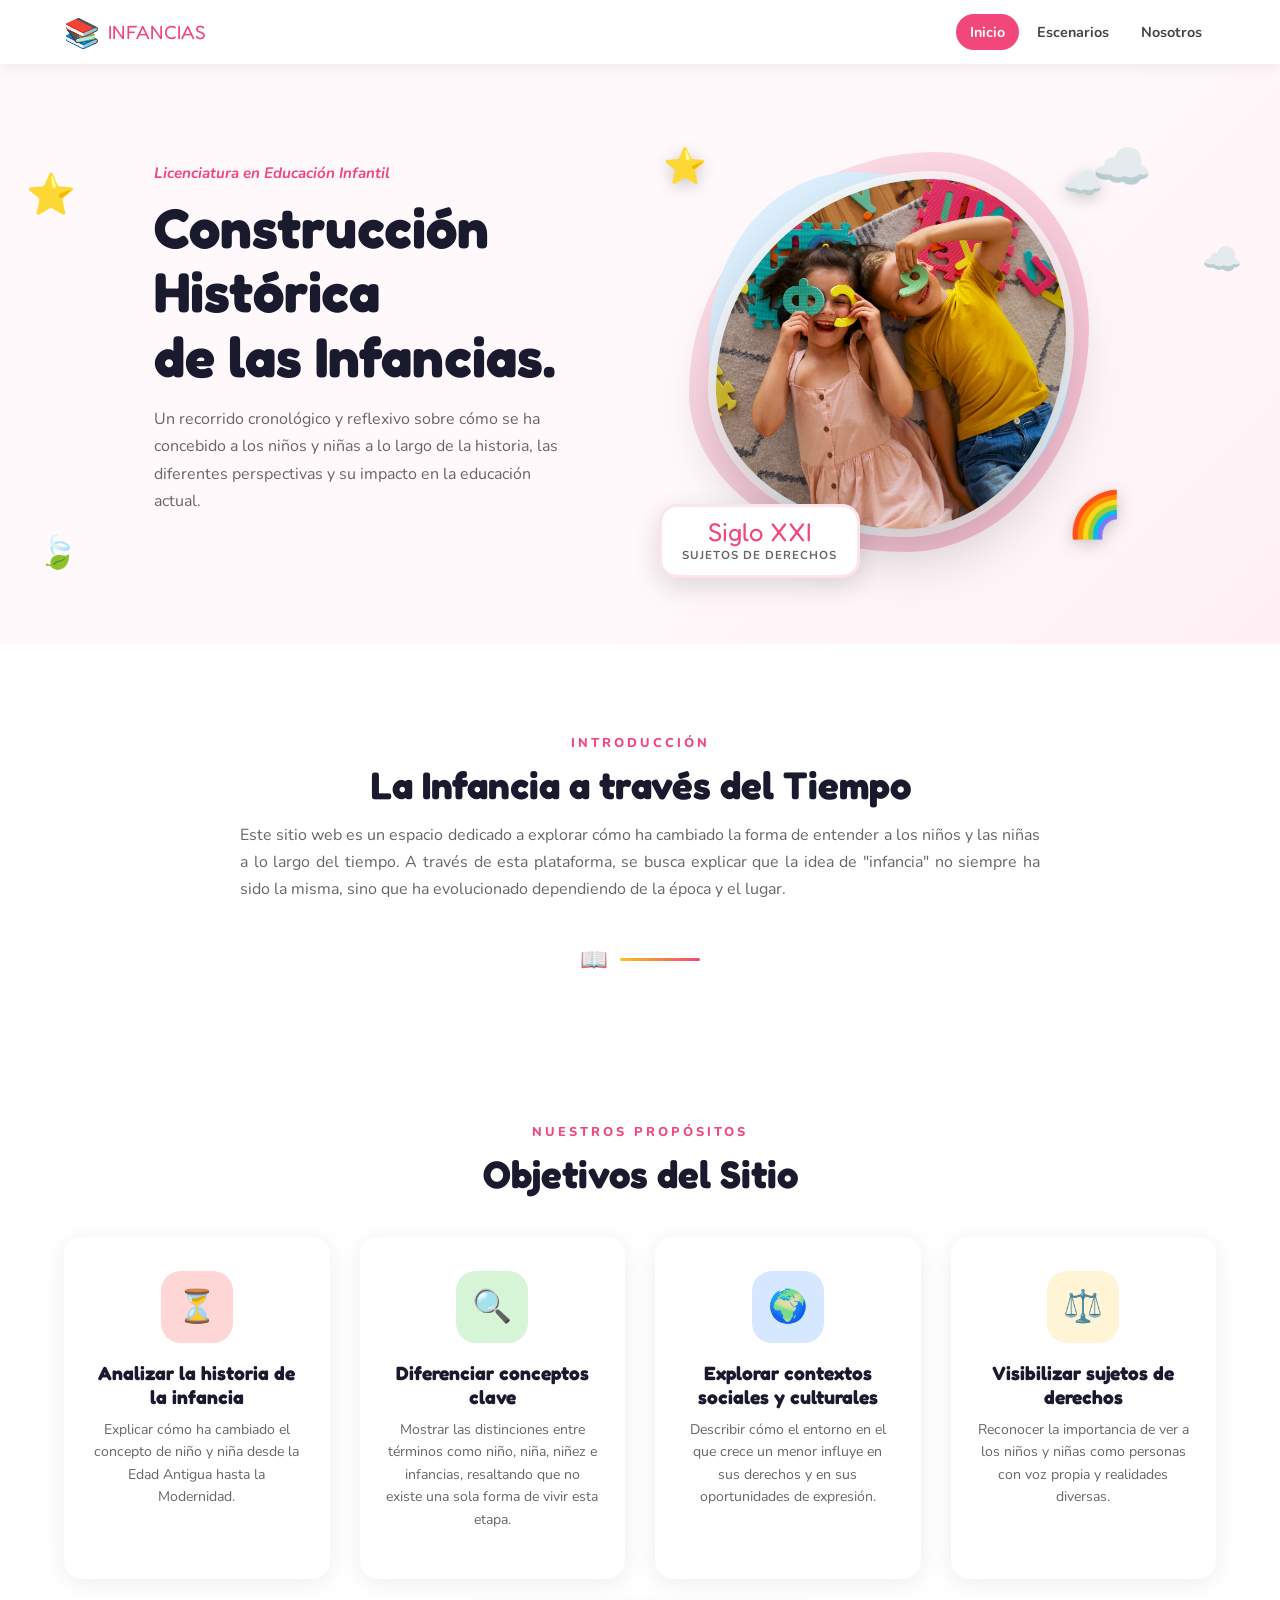
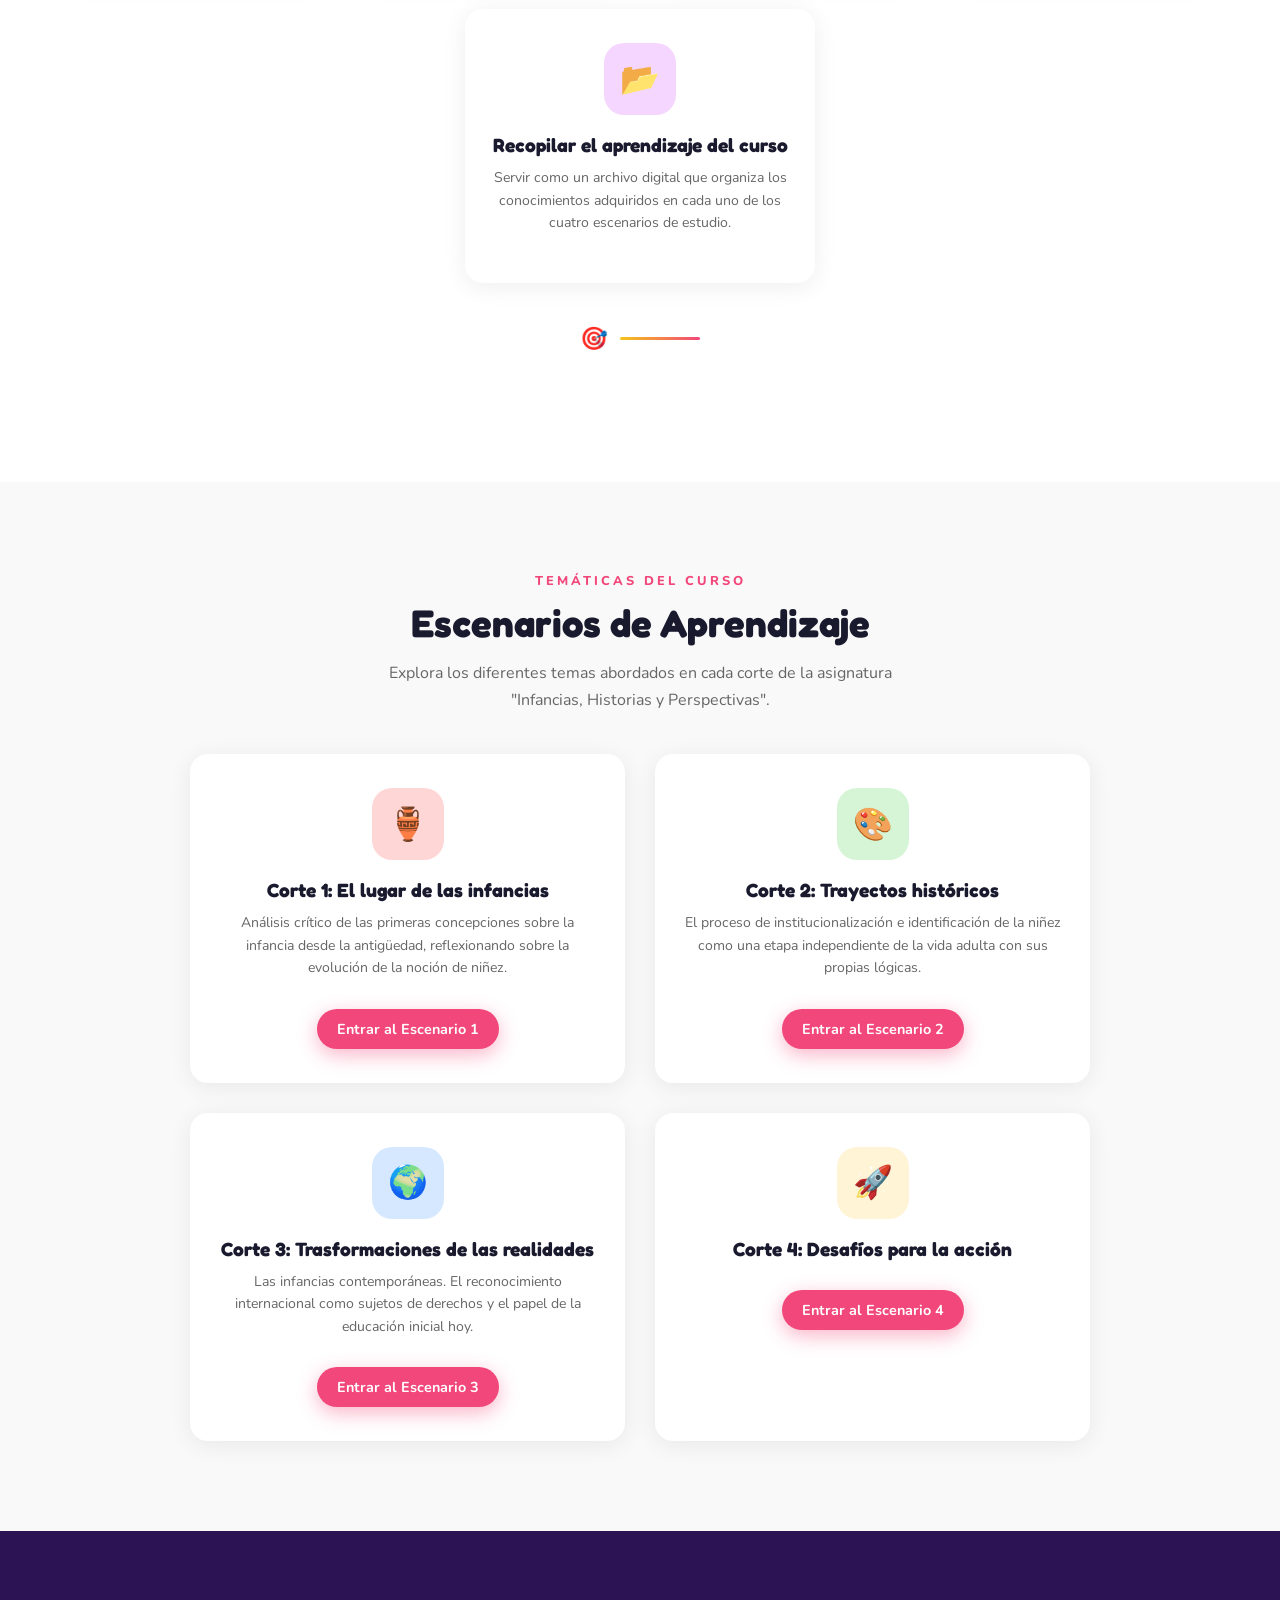
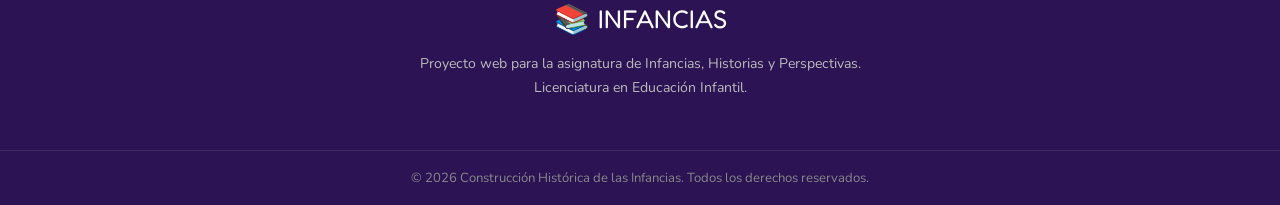
<file: index.html>
<!doctype html>
<html lang="es">
  <head>
    <meta charset="UTF-8" />
    <meta name="viewport" content="width=device-width, initial-scale=1.0" />
    <title>Construcción Histórica de las Infancias</title>
    <meta name="description" content="Portal educativo sobre la construcción histórica de las infancias, desarrollado para la Licenciatura en Educación Infantil." />
    <!-- Fonts and icons -->
    <link rel="preconnect" href="https://fonts.googleapis.com" />
    <link rel="preconnect" href="https://fonts.gstatic.com" crossorigin />
    <link href="https://fonts.googleapis.com/css2?family=Nunito:wght@400;600;700;800;900&family=Fredoka+One&display=swap" rel="stylesheet" />
    <link rel="stylesheet" href="https://cdnjs.cloudflare.com/ajax/libs/font-awesome/6.5.0/css/all.min.css" />
    <link rel="stylesheet" href="styles.css" />
  </head>
  <body>
    <!-- ===== NAVBAR ===== -->
    <header class="navbar" id="navbar">
      <div class="nav-inner container">
        <a class="logo" href="index.html">
          <span class="logo-icon">📚</span>
          <span class="logo-text" style="font-size: 1.2rem;">INFANCIAS</span>
        </a>
        <nav class="nav-links" id="navLinks">
          <a href="index.html" class="active" id="nav-home">Inicio</a>
          <a href="index.html#escenarios" id="nav-escenarios">Escenarios</a>
          <a href="nosotros.html" id="nav-about">Nosotros</a>
        </nav>
        <button class="hamburger" id="hamburger" aria-label="Menu">
          <span></span><span></span><span></span>
        </button>
      </div>

    </header>

    <!-- ===== HERO ===== -->
    <section class="hero" id="home">
      <div class="hero-deco star" aria-hidden="true">⭐</div>
      <div class="hero-deco cloud cloud1" aria-hidden="true">☁️</div>
      <div class="hero-deco cloud cloud2" aria-hidden="true">☁️</div>
      <div class="hero-deco leaf" aria-hidden="true">🍃</div>
      <div class="container hero-inner">
        <div class="hero-content">
          <p class="hero-sub" id="hero-sub">Licenciatura en Educación Infantil</p>
          <h1 class="hero-title" id="hero-title" style="font-size: 3.5rem;">
            Construcción Histórica<br />de las Infancias.
          </h1>
          <p class="hero-desc" id="hero-desc">
            Un recorrido cronológico y reflexivo sobre cómo se ha concebido a los niños y niñas a lo largo de la historia, las diferentes perspectivas y su impacto en la educación actual.
          </p>
        </div>
        <div class="hero-image">
          <div class="hero-img-wrapper">
            <div class="blob-deco blob-1" aria-hidden="true"></div>
            <div class="blob-deco blob-2" aria-hidden="true"></div>
            <img src="imagenes/siblings-playing-with-brain-teaser-toys.webp" alt="Niños jugando" class="hero-photo" />
            <div class="hero-badge badge-rainbow" aria-hidden="true">🌈</div>
            <div class="hero-badge badge-star"    aria-hidden="true">⭐</div>
            <div class="hero-badge badge-cloud"   aria-hidden="true">☁️</div>
            <div class="hero-stat">
              <span class="stat-num">Siglo XXI</span>
              <span class="stat-label">Sujetos de Derechos</span>
            </div>
          </div>
        </div>
      </div>
    </section>

    <!-- ===== INFORMACIÓN GENERAL ===== -->
    <section class="values" id="info-general">
      <div class="container values-inner">
        <p class="section-sub">INTRODUCCIÓN</p>
        <h2 class="section-title">La Infancia a través del Tiempo</h2>
        <p class="section-desc" style="max-width: 800px; text-align: justify;">
          Este sitio web es un espacio dedicado a explorar cómo ha cambiado la forma de entender a los niños y las niñas a lo largo del tiempo. A través de esta plataforma, se busca explicar que la idea de "infancia" no siempre ha sido la misma, sino que ha evolucionado dependiendo de la época y el lugar.
        </p>
        <div class="divider-bee" aria-hidden="true">
          📖 <span class="divider-line"></span>
        </div>
      </div>
    </section>

    <!-- ===== OBJETIVOS ===== -->
    <section class="values" id="objetivos" style="padding-top: 20px;">
      <div class="container values-inner">
        <p class="section-sub">NUESTROS PROPÓSITOS</p>
        <h2 class="section-title">Objetivos del Sitio</h2>
        
        <div class="classes-grid" style="display: grid; grid-template-columns: repeat(auto-fit, minmax(220px, 1fr)); gap: 30px; justify-content: center; margin-top: 40px; margin-bottom: 40px;">
          <div class="class-card">
            <div class="class-icon" style="background: #ffd6d6">⏳</div>
            <h3 style="font-size: 1.2rem;">Analizar la historia de la infancia</h3>
            <p>Explicar cómo ha cambiado el concepto de niño y niña desde la Edad Antigua hasta la Modernidad.</p>
          </div>
          <div class="class-card">
            <div class="class-icon" style="background: #d6f5d6">🔍</div>
            <h3 style="font-size: 1.2rem;">Diferenciar conceptos clave</h3>
            <p>Mostrar las distinciones entre términos como niño, niña, niñez e infancias, resaltando que no existe una sola forma de vivir esta etapa.</p>
          </div>
          <div class="class-card">
            <div class="class-icon" style="background: #d6e8ff">🌍</div>
            <h3 style="font-size: 1.2rem;">Explorar contextos sociales y culturales</h3>
            <p>Describir cómo el entorno en el que crece un menor influye en sus derechos y en sus oportunidades de expresión.</p>
          </div>
          <div class="class-card">
            <div class="class-icon" style="background: #fff4d6">⚖️</div>
            <h3 style="font-size: 1.2rem;">Visibilizar sujetos de derechos</h3>
            <p>Reconocer la importancia de ver a los niños y niñas como personas con voz propia y realidades diversas.</p>
          </div>
          <div class="class-card" style="grid-column: 1 / -1; max-width: 350px; margin: 0 auto;">
            <div class="class-icon" style="background: #f5d6ff">📂</div>
            <h3 style="font-size: 1.2rem;">Recopilar el aprendizaje del curso</h3>
            <p>Servir como un archivo digital que organiza los conocimientos adquiridos en cada uno de los cuatro escenarios de estudio.</p>
          </div>
        </div>
        <div class="divider-bee" aria-hidden="true" style="margin-top:20px;">
          🎯 <span class="divider-line"></span>
        </div>
      </div>
    </section>

    <!-- ===== ESCENARIOS ===== -->
    <section class="classes-sec" id="escenarios" style="background-color: var(--light);">
      <div class="container">
        <p class="section-sub">TEMÁTICAS DEL CURSO</p>
        <h2 class="section-title">Escenarios de Aprendizaje</h2>
        <p class="section-desc">
          Explora los diferentes temas abordados en cada corte de la asignatura "Infancias, Historias y Perspectivas".
        </p>
        <div class="classes-grid" style="display: grid; grid-template-columns: repeat(auto-fit, minmax(300px, 1fr)); gap: 30px; justify-content: center; max-width: 900px; margin: 0 auto;">
          <!-- Corte 1 -->
          <div class="class-card">
            <div class="class-icon" style="background: #ffd6d6">🏺</div>
            <h3>Corte 1: El lugar de las infancias</h3>
            <p>
              Análisis crítico de las primeras concepciones sobre la infancia desde la antigüedad, reflexionando sobre la evolución de la noción de niñez.
            </p>
            <a href="escenario1.html" class="btn btn-primary" style="margin-top: 15px; padding: 10px 20px; font-size: 0.9rem;">Entrar al Escenario 1</a>
          </div>
          <!-- Corte 2 -->
          <div class="class-card">
            <div class="class-icon" style="background: #d6f5d6">🎨</div>
            <h3>Corte 2: Trayectos históricos</h3>
            <p>
              El proceso de institucionalización e identificación de la niñez como una etapa independiente de la vida adulta con sus propias lógicas.
            </p>
            <a href="escenario2.html" class="btn btn-primary" style="margin-top: 15px; padding: 10px 20px; font-size: 0.9rem;">Entrar al Escenario 2</a>
          </div>
          <!-- Corte 3 -->
          <div class="class-card">
            <div class="class-icon" style="background: #d6e8ff">🌍</div>
            <h3>Corte 3: Trasformaciones de las realidades</h3>
            <p>
              Las infancias contemporáneas. El reconocimiento internacional como sujetos de derechos y el papel de la educación inicial hoy.
            </p>
            <a href="escenario3.html" class="btn btn-primary" style="margin-top: 15px; padding: 10px 20px; font-size: 0.9rem;">Entrar al Escenario 3</a>
          </div>
          <!-- Corte 4 -->
          <div class="class-card">
            <div class="class-icon" style="background: #fff4d6">🚀</div>
            <h3>Corte 4: Desafíos para la acción</h3>
            <p>
            </p>
            <a href="escenario4.html" class="btn btn-primary" style="margin-top: 15px; padding: 10px 20px; font-size: 0.9rem;">Entrar al Escenario 4</a>
          </div>
        </div>
      </div>
    </section>

    <!-- ===== FOOTER ===== -->
    <footer class="footer">
      <div class="container footer-inner" style="grid-template-columns: 1fr; text-align: center;">
        <div class="footer-col" id="footer-brand" style="align-items: center;">
          <a class="logo" href="index.html" style="justify-content: center;">
            <span class="logo-icon">📚</span>
            <span class="logo-text">INFANCIAS</span>
          </a>
          <p>
            Proyecto web para la asignatura de Infancias, Historias y Perspectivas.<br>Licenciatura en Educación Infantil.
          </p>
        </div>
      </div>
      <div class="footer-bottom">
        <p>
          &copy; 2026 Construcción Histórica de las Infancias. Todos los derechos reservados.
        </p>
      </div>
    </footer>

    <!-- Scroll to top -->
    <button class="scroll-top" id="scrollTop" aria-label="Scroll to top">
      <i class="fas fa-chevron-up"></i>
    </button>

    <script src="app.js"></script>
  </body>
</html>
</file>
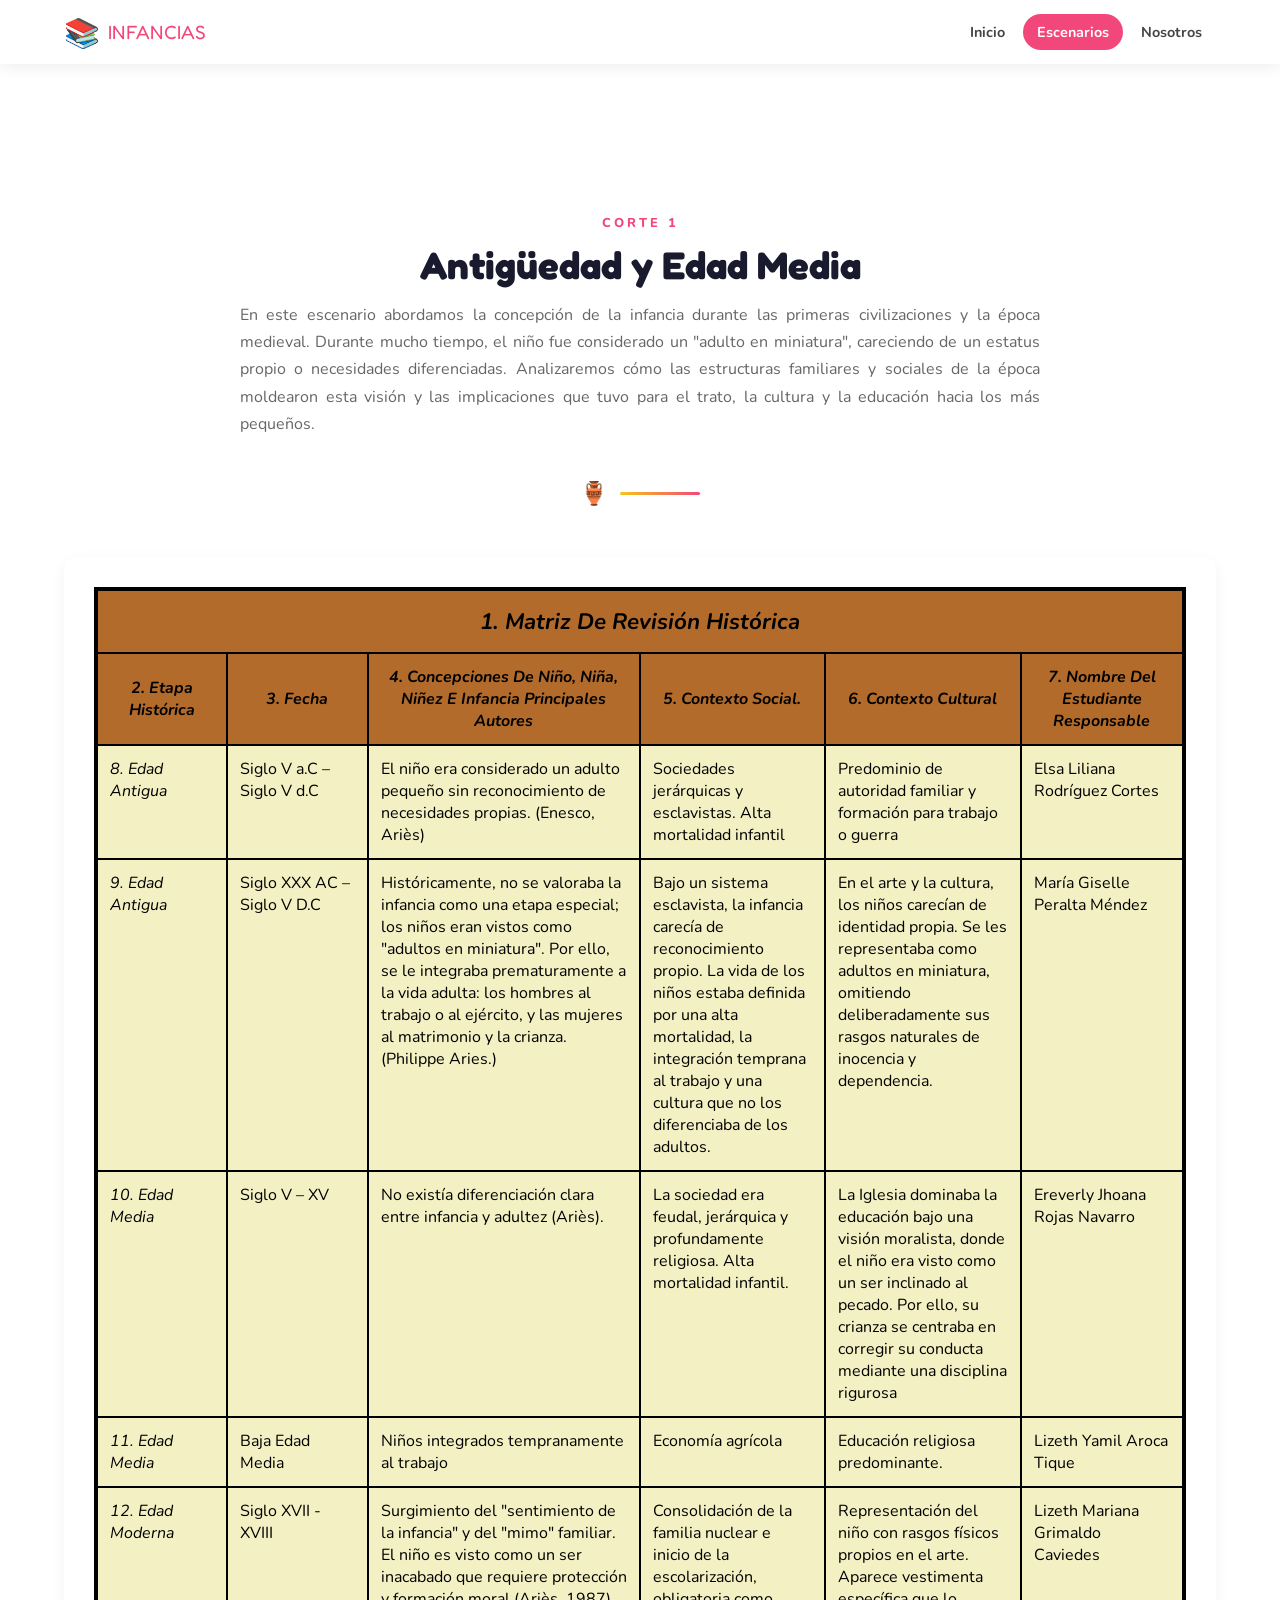
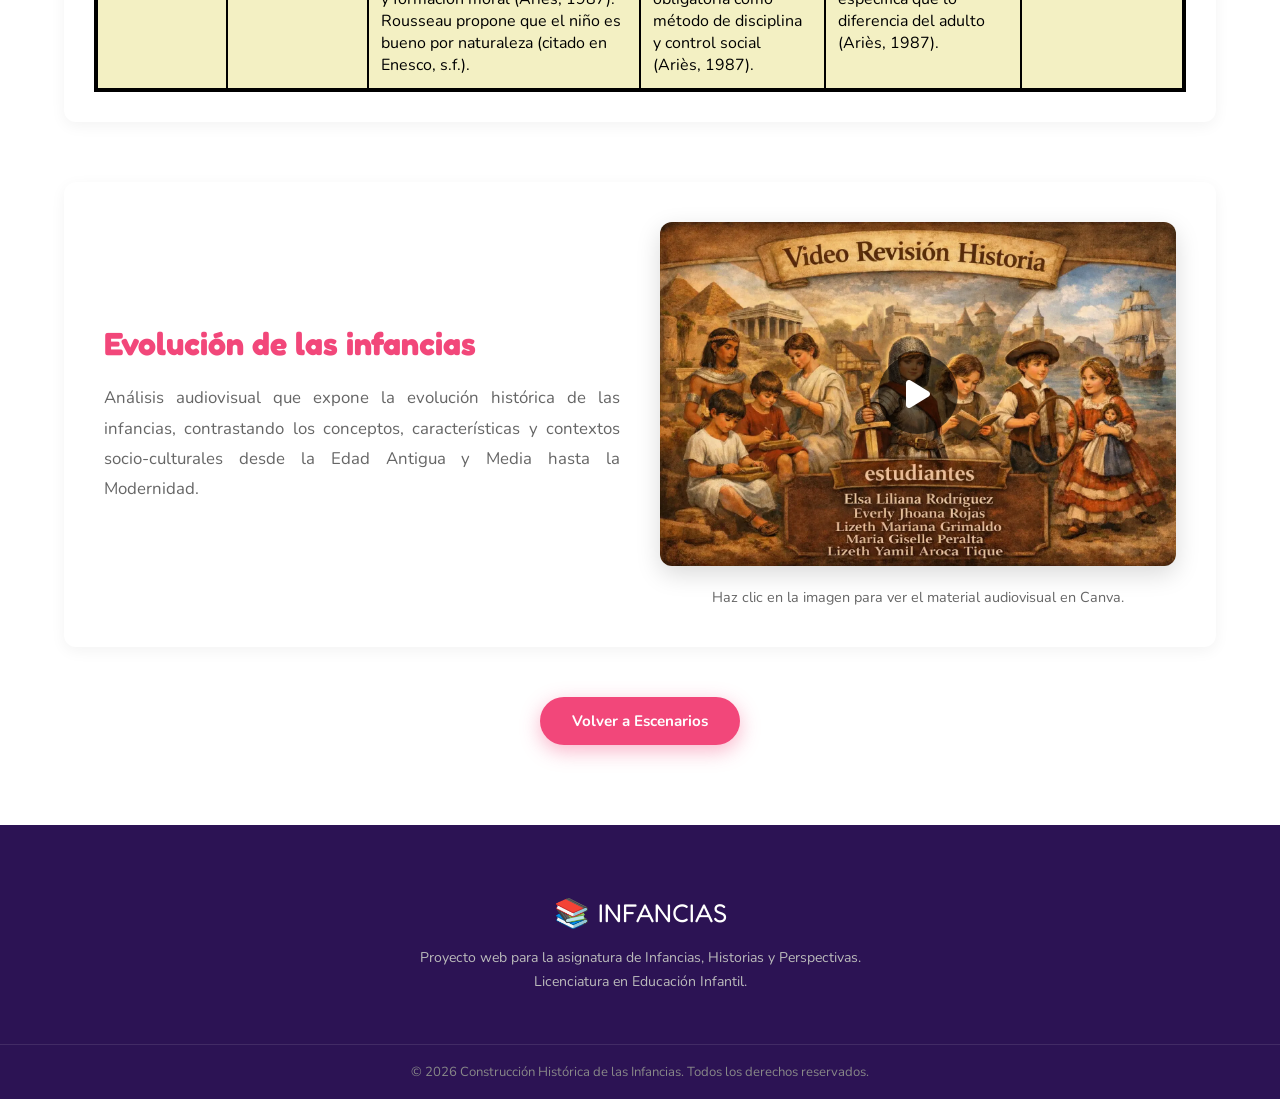
<file: escenario1.html>
<!doctype html>
<html lang="es">
  <head>
    <meta charset="UTF-8" />
    <meta name="viewport" content="width=device-width, initial-scale=1.0" />
    <title>Corte 1 - Antigüedad y Edad Media</title>
    <link rel="preconnect" href="https://fonts.googleapis.com" />
    <link rel="preconnect" href="https://fonts.gstatic.com" crossorigin />
    <link href="https://fonts.googleapis.com/css2?family=Nunito:wght@400;600;700;800;900&family=Fredoka+One&display=swap" rel="stylesheet" />
    <link rel="stylesheet" href="https://cdnjs.cloudflare.com/ajax/libs/font-awesome/6.5.0/css/all.min.css" />
    <link rel="stylesheet" href="styles.css" />
  </head>
  <body>
    <!-- Navbar -->
    <header class="navbar" id="navbar">
      <div class="nav-inner container">
        <a class="logo" href="index.html">
          <span class="logo-icon">📚</span>
          <span class="logo-text" style="font-size: 1.2rem;">INFANCIAS</span>
        </a>
        <nav class="nav-links" id="navLinks">
          <a href="index.html" id="nav-home">Inicio</a>
          <a href="index.html#escenarios" class="active" id="nav-escenarios">Escenarios</a>
          <a href="nosotros.html" id="nav-about">Nosotros</a>
          
        </nav>
        <button class="hamburger" id="hamburger" aria-label="Menu"><span></span><span></span><span></span></button>
      </div>
    </header>

    <!-- Content -->
    <section class="values" style="padding-top: 150px; min-height: 80vh;">
      <div class="container values-inner">
        <p class="section-sub">CORTE 1</p>
        <h2 class="section-title">Antigüedad y Edad Media</h2>
        <p class="section-desc" style="max-width: 800px; text-align: justify;">
          En este escenario abordamos la concepción de la infancia durante las primeras civilizaciones y la época medieval. Durante mucho tiempo, el niño fue considerado un "adulto en miniatura", careciendo de un estatus propio o necesidades diferenciadas. Analizaremos cómo las estructuras familiares y sociales de la época moldearon esta visión y las implicaciones que tuvo para el trato, la cultura y la educación hacia los más pequeños.
        </p>
        <div class="divider-bee" aria-hidden="true">🏺 <span class="divider-line"></span></div>
        
        <div style="margin-top: 40px; padding: 30px; background: #fff; border-radius: 12px; box-shadow: 0 4px 15px rgba(0,0,0,0.05); overflow-x: auto;">
          <table style="width: 100%; min-width: 900px; border-collapse: collapse; border: 4px solid #000; font-family: 'Nunito', sans-serif;">
            <thead>
              <tr style="background-color: #b26b2b; color: #000;">
                <th colspan="6" style="padding: 15px; border: 2px solid #000; text-align: center; font-size: 1.4rem; font-style: italic;">1. Matriz De Revisión Histórica</th>
              </tr>
              <tr style="background-color: #b26b2b; color: #000; font-style: italic;">
                <th style="padding: 12px; border: 2px solid #000; width: 12%;">2. Etapa Histórica</th>
                <th style="padding: 12px; border: 2px solid #000; width: 13%;">3. Fecha</th>
                <th style="padding: 12px; border: 2px solid #000; width: 25%;">4. Concepciones De Niño, Niña, Niñez E Infancia Principales Autores</th>
                <th style="padding: 12px; border: 2px solid #000; width: 17%;">5. Contexto Social.</th>
                <th style="padding: 12px; border: 2px solid #000; width: 18%;">6. Contexto Cultural</th>
                <th style="padding: 12px; border: 2px solid #000; width: 15%;">7. Nombre Del Estudiante Responsable</th>
              </tr>
            </thead>
            <tbody style="background-color: #f3f0c3; color: #000;">
              <tr>
                <td style="padding: 12px; border: 2px solid #000; vertical-align: top; font-style: italic;">8. Edad Antigua</td>
                <td style="padding: 12px; border: 2px solid #000; vertical-align: top;">Siglo V a.C – Siglo V d.C</td>
                <td style="padding: 12px; border: 2px solid #000; vertical-align: top;">
                  El niño era considerado un adulto pequeño sin reconocimiento de necesidades propias. (Enesco, Ariès)
                </td>
                <td style="padding: 12px; border: 2px solid #000; vertical-align: top;">
                  Sociedades jerárquicas y esclavistas. Alta mortalidad infantil
                </td>
                <td style="padding: 12px; border: 2px solid #000; vertical-align: top;">
                  Predominio de autoridad familiar y formación para trabajo o guerra
                </td>
                <td style="padding: 12px; border: 2px solid #000; vertical-align: top;">Elsa Liliana Rodríguez Cortes</td>
              </tr>
              <tr>
                <td style="padding: 12px; border: 2px solid #000; vertical-align: top; font-style: italic;">9. Edad Antigua</td>
                <td style="padding: 12px; border: 2px solid #000; vertical-align: top;">Siglo XXX AC – Siglo V D.C</td>
                <td style="padding: 12px; border: 2px solid #000; vertical-align: top;">
                  Históricamente, no se valoraba la infancia como una etapa especial; los niños eran vistos como "adultos en miniatura". Por ello, se le integraba prematuramente a la vida adulta: los hombres al trabajo o al ejército, y las mujeres al matrimonio y la crianza. (Philippe Aries.)
                </td>
                <td style="padding: 12px; border: 2px solid #000; vertical-align: top;">
                  Bajo un sistema esclavista, la infancia carecía de reconocimiento propio. La vida de los niños estaba definida por una alta mortalidad, la integración temprana al trabajo y una cultura que no los diferenciaba de los adultos.
                </td>
                <td style="padding: 12px; border: 2px solid #000; vertical-align: top;">
                  En el arte y la cultura, los niños carecían de identidad propia. Se les representaba como adultos en miniatura, omitiendo deliberadamente sus rasgos naturales de inocencia y dependencia.
                </td>
                <td style="padding: 12px; border: 2px solid #000; vertical-align: top;">María Giselle Peralta Méndez</td>
              </tr>
              <tr>
                <td style="padding: 12px; border: 2px solid #000; vertical-align: top; font-style: italic;">10. Edad Media</td>
                <td style="padding: 12px; border: 2px solid #000; vertical-align: top;">Siglo V – XV</td>
                <td style="padding: 12px; border: 2px solid #000; vertical-align: top;">
                  No existía diferenciación clara entre infancia y adultez (Ariès).
                </td>
                <td style="padding: 12px; border: 2px solid #000; vertical-align: top;">
                  La sociedad era feudal, jerárquica y profundamente religiosa. Alta mortalidad infantil.
                </td>
                <td style="padding: 12px; border: 2px solid #000; vertical-align: top;">
                  La Iglesia dominaba la educación bajo una visión moralista, donde el niño era visto como un ser inclinado al pecado. Por ello, su crianza se centraba en corregir su conducta mediante una disciplina rigurosa
                </td>
                <td style="padding: 12px; border: 2px solid #000; vertical-align: top;">Ereverly Jhoana Rojas Navarro</td>
              </tr>
              <tr>
                <td style="padding: 12px; border: 2px solid #000; vertical-align: top; font-style: italic;">11. Edad Media</td>
                <td style="padding: 12px; border: 2px solid #000; vertical-align: top;">Baja Edad Media</td>
                <td style="padding: 12px; border: 2px solid #000; vertical-align: top;">
                  Niños integrados tempranamente al trabajo
                </td>
                <td style="padding: 12px; border: 2px solid #000; vertical-align: top;">Economía agrícola</td>
                <td style="padding: 12px; border: 2px solid #000; vertical-align: top;">Educación religiosa predominante.</td>
                <td style="padding: 12px; border: 2px solid #000; vertical-align: top;">Lizeth Yamil Aroca Tique</td>
              </tr>
              <tr>
                <td style="padding: 12px; border: 2px solid #000; vertical-align: top; font-style: italic;">12. Edad Moderna</td>
                <td style="padding: 12px; border: 2px solid #000; vertical-align: top;">Siglo XVII - XVIII</td>
                <td style="padding: 12px; border: 2px solid #000; vertical-align: top;">
                  Surgimiento del "sentimiento de la infancia" y del "mimo" familiar. El niño es visto como un ser inacabado que requiere protección y formación moral (Ariès, 1987). Rousseau propone que el niño es bueno por naturaleza (citado en Enesco, s.f.).
                </td>
                <td style="padding: 12px; border: 2px solid #000; vertical-align: top;">
                  Consolidación de la familia nuclear e inicio de la escolarización, obligatoria como método de disciplina y control social (Ariès, 1987).
                </td>
                <td style="padding: 12px; border: 2px solid #000; vertical-align: top;">
                  Representación del niño con rasgos físicos propios en el arte. Aparece vestimenta específica que lo diferencia del adulto (Ariès, 1987).
                </td>
                <td style="padding: 12px; border: 2px solid #000; vertical-align: top;">Lizeth Mariana Grimaldo Caviedes</td>
              </tr>
            </tbody>
          </table>
        </div>
        
        <div style="margin-top: 60px; background: #fff; padding: 40px; border-radius: 12px; box-shadow: 0 4px 15px rgba(0,0,0,0.05); display: flex; flex-wrap: wrap; gap: 40px; align-items: center;">
          <div style="flex: 1; min-width: 300px;">
            <h3 style="margin-bottom: 20px; color: var(--pink); font-family: var(--font2); font-size: 2rem;">Evolución de las infancias</h3>
            <p style="color: var(--gray); font-size: 1.05rem; line-height: 1.8; text-align: justify;">
              Análisis audiovisual que expone la evolución histórica de las infancias, contrastando los conceptos, características y contextos socio-culturales desde la Edad Antigua y Media hasta la Modernidad.
            </p>
          </div>
          <div style="flex: 1; min-width: 300px; text-align: center;">
            <a href="https://www.canva.com/design/DAHDxzXM6BM/ELzu1b71yIc1gHYPYQzcdA/edit?utm_content=DAHDxzXM6BM&utm_campaign=designshare&utm_medium=link2&utm_source=sharebutton" target="_blank" rel="noopener noreferrer" style="display: inline-block; transition: transform 0.3s; position: relative; width: 100%;" onmouseover="this.style.transform='scale(1.02)'" onmouseout="this.style.transform='scale(1)'">
              <img src="imagenes/miniatura_video.webp" alt="Video explicativo de Evolución de las infancias en Canva" style="max-width: 100%; border-radius: 12px; box-shadow: 0 8px 25px rgba(0,0,0,0.15);" />
              <div style="position: absolute; top: 50%; left: 50%; transform: translate(-50%, -50%); background: rgba(0,0,0,0.6); color: white; width: 80px; height: 80px; border-radius: 50%; display: flex; align-items: center; justify-content: center; font-size: 2rem; pointer-events: none;">
                <i class="fas fa-play"></i>
              </div>
            </a>
            <p style="margin-top: 15px; color: var(--gray); font-size: 0.9rem;">Haz clic en la imagen para ver el material audiovisual en Canva.</p>
          </div>
        </div>
        
        <div style="margin-top: 50px; text-align: center;">
          <a href="index.html#escenarios" class="btn btn-primary">Volver a Escenarios</a>
        </div>
      </div>
    </section>

    <!-- Footer -->
    <footer class="footer">
      <div class="container footer-inner" style="grid-template-columns: 1fr; text-align: center;">
        <div class="footer-col" id="footer-brand" style="align-items: center;">
          <a class="logo" href="index.html" style="justify-content: center;">
            <span class="logo-icon">📚</span>
            <span class="logo-text">INFANCIAS</span>
          </a>
          <p>Proyecto web para la asignatura de Infancias, Historias y Perspectivas.<br>Licenciatura en Educación Infantil.</p>
        </div>
      </div>
      <div class="footer-bottom">
        <p>&copy; 2026 Construcción Histórica de las Infancias. Todos los derechos reservados.</p>
      </div>
    </footer>
    <script src="app.js"></script>
  </body>
</html>
</file>
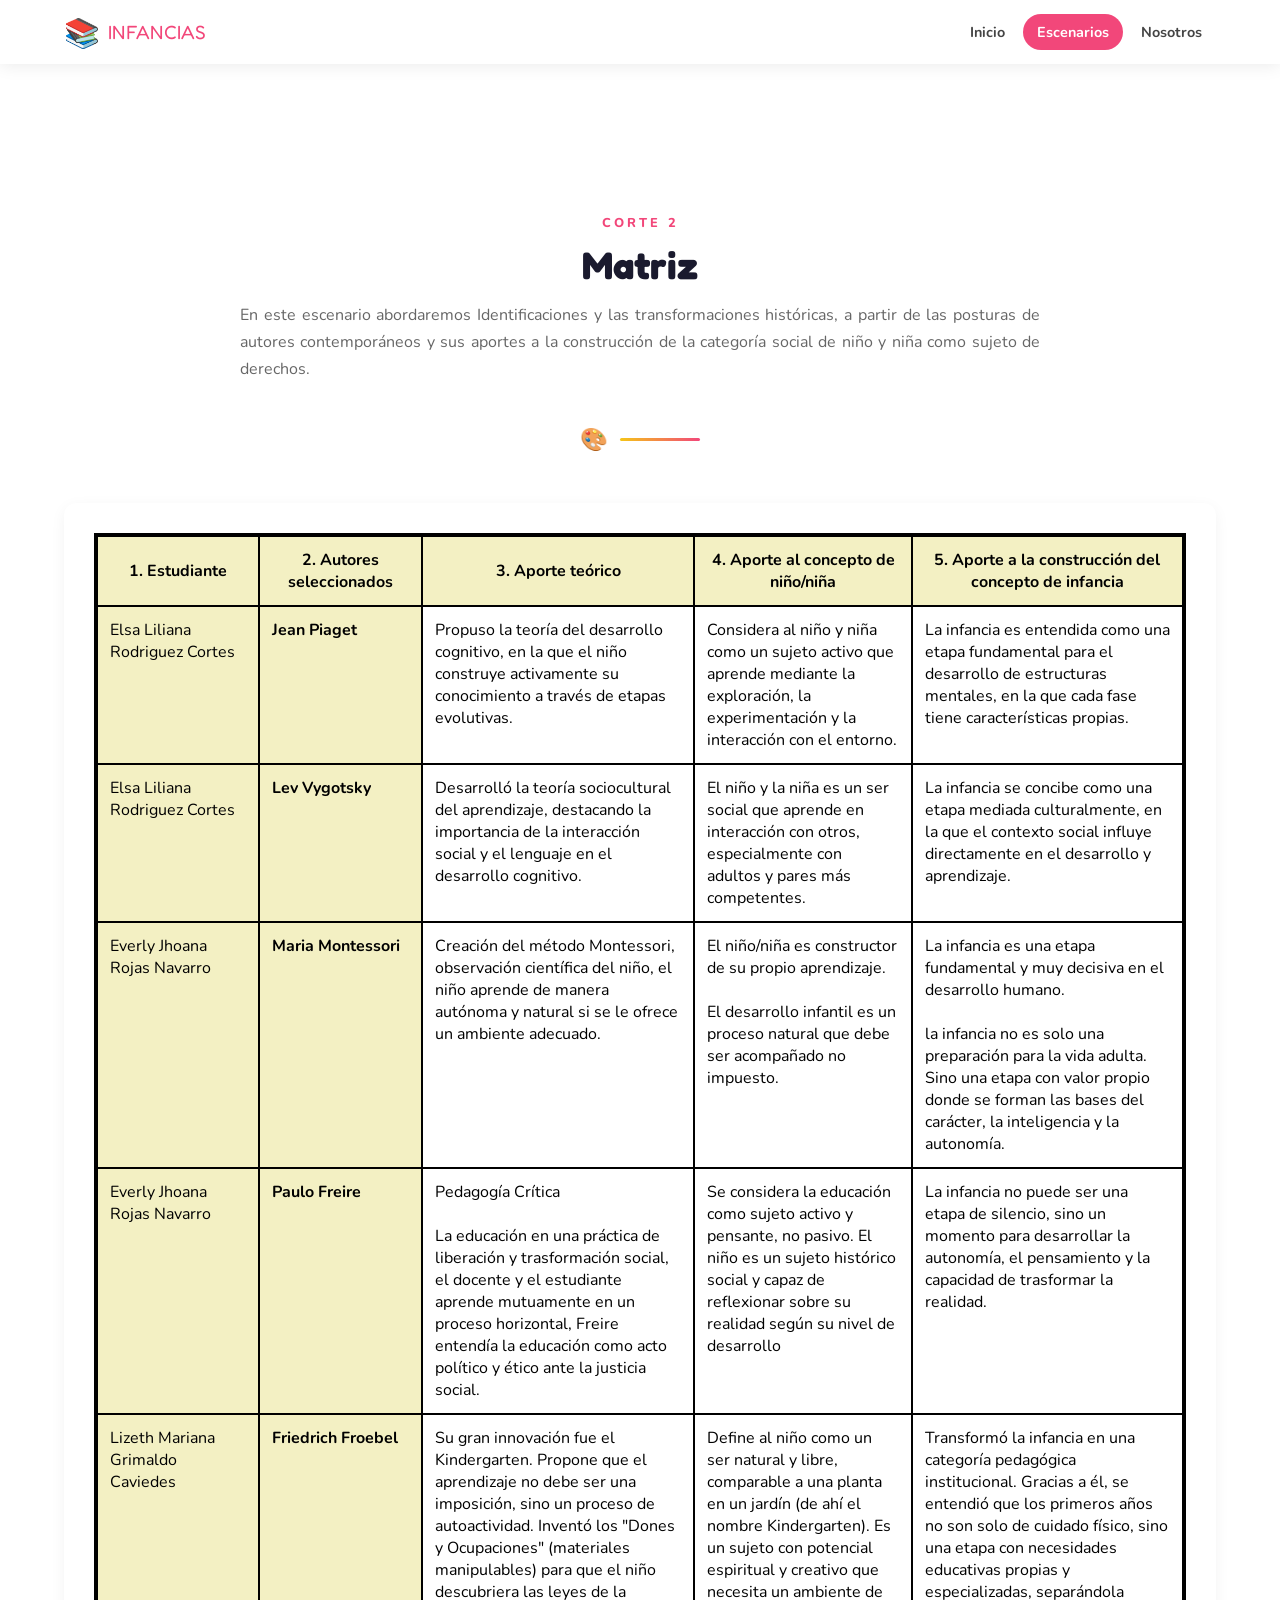
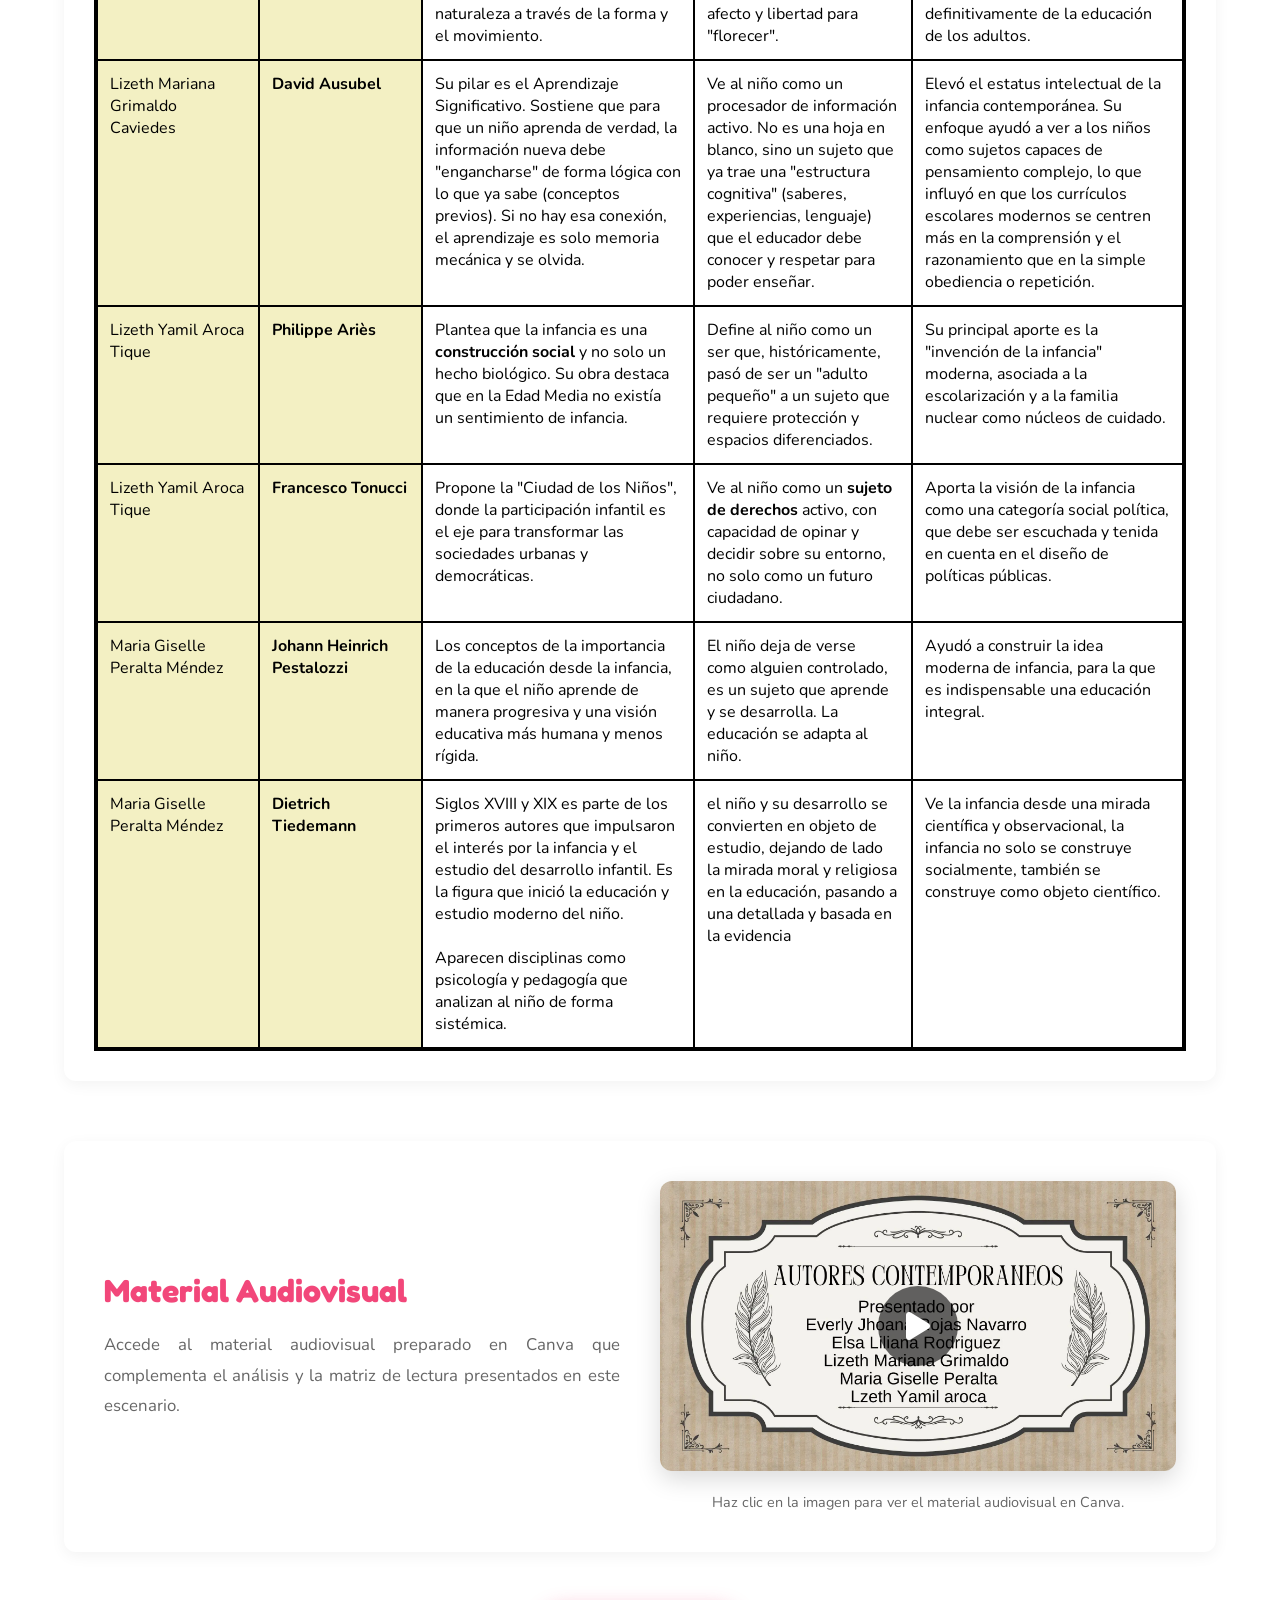
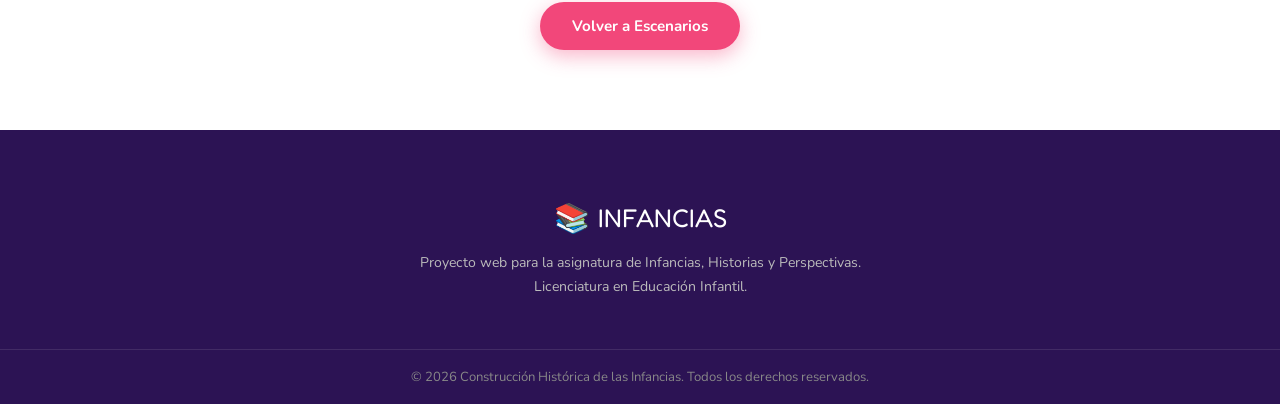
<file: escenario2.html>
<!doctype html>
<html lang="es">
  <head>
    <meta charset="UTF-8" />
    <meta name="viewport" content="width=device-width, initial-scale=1.0" />
    <title>Corte 2 - Matriz</title>
    <link rel="preconnect" href="https://fonts.googleapis.com" />
    <link rel="preconnect" href="https://fonts.gstatic.com" crossorigin />
    <link href="https://fonts.googleapis.com/css2?family=Nunito:wght@400;600;700;800;900&family=Fredoka+One&display=swap" rel="stylesheet" />
    <link rel="stylesheet" href="https://cdnjs.cloudflare.com/ajax/libs/font-awesome/6.5.0/css/all.min.css" />
    <link rel="stylesheet" href="styles.css" />
  </head>
  <body>
    <!-- Navbar -->
    <header class="navbar" id="navbar">
      <div class="nav-inner container">
        <a class="logo" href="index.html">
          <span class="logo-icon">📚</span>
          <span class="logo-text" style="font-size: 1.2rem;">INFANCIAS</span>
        </a>
        <nav class="nav-links" id="navLinks">
          <a href="index.html" id="nav-home">Inicio</a>
          <a href="index.html#escenarios" class="active" id="nav-escenarios">Escenarios</a>
          <a href="nosotros.html" id="nav-about">Nosotros</a>
          
        </nav>
        <button class="hamburger" id="hamburger" aria-label="Menu"><span></span><span></span><span></span></button>
      </div>
    </header>

    <!-- Content -->
    <section class="values" style="padding-top: 150px; min-height: 80vh;">
      <div class="container values-inner">
        <p class="section-sub">CORTE 2</p>
        <h2 class="section-title">Matriz</h2>
        <p class="section-desc" style="max-width: 800px; text-align: justify;">
          En este escenario abordaremos Identificaciones y las transformaciones históricas, a partir de las posturas de autores contemporáneos y sus aportes a la construcción de la categoría social de niño y niña como sujeto de derechos.
        </p>
        <div class="divider-bee" aria-hidden="true">🎨 <span class="divider-line"></span></div>
        
        <div style="margin-top: 40px; padding: 30px; background: #fff; border-radius: 12px; box-shadow: 0 4px 15px rgba(0,0,0,0.05); overflow-x: auto;">
          <table style="width: 100%; min-width: 900px; border-collapse: collapse; border: 4px solid #000; font-family: 'Nunito', sans-serif;">
            <thead>
              <tr style="background-color: #f3f0c3; color: #000; font-weight: bold;">
                <th style="padding: 12px; border: 2px solid #000; width: 15%;">1. Estudiante</th>
                <th style="padding: 12px; border: 2px solid #000; width: 15%;">2. Autores seleccionados</th>
                <th style="padding: 12px; border: 2px solid #000; width: 25%;">3. Aporte teórico</th>
                <th style="padding: 12px; border: 2px solid #000; width: 20%;">4. Aporte al concepto de niño/niña</th>
                <th style="padding: 12px; border: 2px solid #000; width: 25%;">5. Aporte a la construcción del concepto de infancia</th>
              </tr>
            </thead>
            <tbody style="background-color: #fff; color: #000;">
              <tr>
                <td style="padding: 12px; border: 2px solid #000; vertical-align: top; background-color: #f3f0c3;">Elsa Liliana Rodriguez Cortes</td>
                <td style="padding: 12px; border: 2px solid #000; vertical-align: top; font-weight: bold; background-color: #f3f0c3;">Jean Piaget</td>
                <td style="padding: 12px; border: 2px solid #000; vertical-align: top;">Propuso la teoría del desarrollo cognitivo, en la que el niño construye activamente su conocimiento a través de etapas evolutivas.</td>
                <td style="padding: 12px; border: 2px solid #000; vertical-align: top;">Considera al niño y niña como un sujeto activo que aprende mediante la exploración, la experimentación y la interacción con el entorno.</td>
                <td style="padding: 12px; border: 2px solid #000; vertical-align: top;">La infancia es entendida como una etapa fundamental para el desarrollo de estructuras mentales, en la que cada fase tiene características propias.</td>
              </tr>
              <tr>
                <td style="padding: 12px; border: 2px solid #000; vertical-align: top; background-color: #f3f0c3;">Elsa Liliana Rodriguez Cortes</td>
                <td style="padding: 12px; border: 2px solid #000; vertical-align: top; font-weight: bold; background-color: #f3f0c3;">Lev Vygotsky</td>
                <td style="padding: 12px; border: 2px solid #000; vertical-align: top;">Desarrolló la teoría sociocultural del aprendizaje, destacando la importancia de la interacción social y el lenguaje en el desarrollo cognitivo.</td>
                <td style="padding: 12px; border: 2px solid #000; vertical-align: top;">El niño y la niña es un ser social que aprende en interacción con otros, especialmente con adultos y pares más competentes.</td>
                <td style="padding: 12px; border: 2px solid #000; vertical-align: top;">La infancia se concibe como una etapa mediada culturalmente, en la que el contexto social influye directamente en el desarrollo y aprendizaje.</td>
              </tr>
              <tr>
                <td style="padding: 12px; border: 2px solid #000; vertical-align: top; background-color: #f3f0c3;">Everly Jhoana Rojas Navarro</td>
                <td style="padding: 12px; border: 2px solid #000; vertical-align: top; font-weight: bold; background-color: #f3f0c3;">Maria Montessori</td>
                <td style="padding: 12px; border: 2px solid #000; vertical-align: top;">Creación del método Montessori, observación científica del niño, el niño aprende de manera autónoma y natural si se le ofrece un ambiente adecuado.</td>
                <td style="padding: 12px; border: 2px solid #000; vertical-align: top;">El niño/niña es constructor de su propio aprendizaje.<br><br>El desarrollo infantil es un proceso natural que debe ser acompañado no impuesto.</td>
                <td style="padding: 12px; border: 2px solid #000; vertical-align: top;">La infancia es una etapa fundamental y muy decisiva en el desarrollo humano.<br><br>la infancia no es solo una preparación para la vida adulta. Sino una etapa con valor propio donde se forman las bases del carácter, la inteligencia y la autonomía.</td>
              </tr>
              <tr>
                <td style="padding: 12px; border: 2px solid #000; vertical-align: top; background-color: #f3f0c3;">Everly Jhoana Rojas Navarro</td>
                <td style="padding: 12px; border: 2px solid #000; vertical-align: top; font-weight: bold; background-color: #f3f0c3;">Paulo Freire</td>
                <td style="padding: 12px; border: 2px solid #000; vertical-align: top;">Pedagogía Crítica<br><br>La educación en una práctica de liberación y trasformación social, el docente y el estudiante aprende mutuamente en un proceso horizontal, Freire entendía la educación como acto político y ético ante la justicia social.</td>
                <td style="padding: 12px; border: 2px solid #000; vertical-align: top;">Se considera la educación como sujeto activo y pensante, no pasivo. El niño es un sujeto histórico social y capaz de reflexionar sobre su realidad según su nivel de desarrollo</td>
                <td style="padding: 12px; border: 2px solid #000; vertical-align: top;">La infancia no puede ser una etapa de silencio, sino un momento para desarrollar la autonomía, el pensamiento y la capacidad de trasformar la realidad.</td>
              </tr>
              <tr>
                <td style="padding: 12px; border: 2px solid #000; vertical-align: top; background-color: #f3f0c3;">Lizeth Mariana Grimaldo Caviedes</td>
                <td style="padding: 12px; border: 2px solid #000; vertical-align: top; font-weight: bold; background-color: #f3f0c3;">Friedrich Froebel</td>
                <td style="padding: 12px; border: 2px solid #000; vertical-align: top;">Su gran innovación fue el Kindergarten. Propone que el aprendizaje no debe ser una imposición, sino un proceso de autoactividad. Inventó los "Dones y Ocupaciones" (materiales manipulables) para que el niño descubriera las leyes de la naturaleza a través de la forma y el movimiento.</td>
                <td style="padding: 12px; border: 2px solid #000; vertical-align: top;">Define al niño como un ser natural y libre, comparable a una planta en un jardín (de ahí el nombre Kindergarten). Es un sujeto con potencial espiritual y creativo que necesita un ambiente de afecto y libertad para "florecer".</td>
                <td style="padding: 12px; border: 2px solid #000; vertical-align: top;">Transformó la infancia en una categoría pedagógica institucional. Gracias a él, se entendió que los primeros años no son solo de cuidado físico, sino una etapa con necesidades educativas propias y especializadas, separándola definitivamente de la educación de los adultos.</td>
              </tr>
              <tr>
                <td style="padding: 12px; border: 2px solid #000; vertical-align: top; background-color: #f3f0c3;">Lizeth Mariana Grimaldo Caviedes</td>
                <td style="padding: 12px; border: 2px solid #000; vertical-align: top; font-weight: bold; background-color: #f3f0c3;">David Ausubel</td>
                <td style="padding: 12px; border: 2px solid #000; vertical-align: top;">Su pilar es el Aprendizaje Significativo. Sostiene que para que un niño aprenda de verdad, la información nueva debe "engancharse" de forma lógica con lo que ya sabe (conceptos previos). Si no hay esa conexión, el aprendizaje es solo memoria mecánica y se olvida.</td>
                <td style="padding: 12px; border: 2px solid #000; vertical-align: top;">Ve al niño como un procesador de información activo. No es una hoja en blanco, sino un sujeto que ya trae una "estructura cognitiva" (saberes, experiencias, lenguaje) que el educador debe conocer y respetar para poder enseñar.</td>
                <td style="padding: 12px; border: 2px solid #000; vertical-align: top;">Elevó el estatus intelectual de la infancia contemporánea. Su enfoque ayudó a ver a los niños como sujetos capaces de pensamiento complejo, lo que influyó en que los currículos escolares modernos se centren más en la comprensión y el razonamiento que en la simple obediencia o repetición.</td>
              </tr>
              <tr>
                <td style="padding: 12px; border: 2px solid #000; vertical-align: top; background-color: #f3f0c3;">Lizeth Yamil Aroca Tique</td>
                <td style="padding: 12px; border: 2px solid #000; vertical-align: top; font-weight: bold; background-color: #f3f0c3;">Philippe Ariès</td>
                <td style="padding: 12px; border: 2px solid #000; vertical-align: top;">Plantea que la infancia es una <b>construcción social</b> y no solo un hecho biológico. Su obra destaca que en la Edad Media no existía un sentimiento de infancia.</td>
                <td style="padding: 12px; border: 2px solid #000; vertical-align: top;">Define al niño como un ser que, históricamente, pasó de ser un "adulto pequeño" a un sujeto que requiere protección y espacios diferenciados.</td>
                <td style="padding: 12px; border: 2px solid #000; vertical-align: top;">Su principal aporte es la "invención de la infancia" moderna, asociada a la escolarización y a la familia nuclear como núcleos de cuidado.</td>
              </tr>
              <tr>
                <td style="padding: 12px; border: 2px solid #000; vertical-align: top; background-color: #f3f0c3;">Lizeth Yamil Aroca Tique</td>
                <td style="padding: 12px; border: 2px solid #000; vertical-align: top; font-weight: bold; background-color: #f3f0c3;">Francesco Tonucci</td>
                <td style="padding: 12px; border: 2px solid #000; vertical-align: top;">Propone la "Ciudad de los Niños", donde la participación infantil es el eje para transformar las sociedades urbanas y democráticas.</td>
                <td style="padding: 12px; border: 2px solid #000; vertical-align: top;">Ve al niño como un <b>sujeto de derechos</b> activo, con capacidad de opinar y decidir sobre su entorno, no solo como un futuro ciudadano.</td>
                <td style="padding: 12px; border: 2px solid #000; vertical-align: top;">Aporta la visión de la infancia como una categoría social política, que debe ser escuchada y tenida en cuenta en el diseño de políticas públicas.</td>
              </tr>
              <tr>
                <td style="padding: 12px; border: 2px solid #000; vertical-align: top; background-color: #f3f0c3;">Maria Giselle Peralta Méndez</td>
                <td style="padding: 12px; border: 2px solid #000; vertical-align: top; font-weight: bold; background-color: #f3f0c3;">Johann Heinrich Pestalozzi</td>
                <td style="padding: 12px; border: 2px solid #000; vertical-align: top;">Los conceptos de la importancia de la educación desde la infancia, en la que el niño aprende de manera progresiva y una visión educativa más humana y menos rígida.</td>
                <td style="padding: 12px; border: 2px solid #000; vertical-align: top;">El niño deja de verse como alguien controlado, es un sujeto que aprende y se desarrolla. La educación se adapta al niño.</td>
                <td style="padding: 12px; border: 2px solid #000; vertical-align: top;">Ayudó a construir la idea moderna de infancia, para la que es indispensable una educación integral.</td>
              </tr>
              <tr>
                <td style="padding: 12px; border: 2px solid #000; vertical-align: top; background-color: #f3f0c3;">Maria Giselle Peralta Méndez</td>
                <td style="padding: 12px; border: 2px solid #000; vertical-align: top; font-weight: bold; background-color: #f3f0c3;">Dietrich Tiedemann</td>
                <td style="padding: 12px; border: 2px solid #000; vertical-align: top;">Siglos XVIII y XIX es parte de los primeros autores que impulsaron el interés por la infancia y el estudio del desarrollo infantil. Es la figura que inició la educación y estudio moderno del niño.<br><br>Aparecen disciplinas como psicología y pedagogía que analizan al niño de forma sistémica.</td>
                <td style="padding: 12px; border: 2px solid #000; vertical-align: top;">el niño y su desarrollo se convierten en objeto de estudio, dejando de lado la mirada moral y religiosa en la educación, pasando a una detallada y basada en la evidencia</td>
                <td style="padding: 12px; border: 2px solid #000; vertical-align: top;">Ve la infancia desde una mirada científica y observacional, la infancia no solo se construye socialmente, también se construye como objeto científico.</td>
              </tr>
            </tbody>
          </table>
        </div>
        <div style="margin-top: 60px; background: #fff; padding: 40px; border-radius: 12px; box-shadow: 0 4px 15px rgba(0,0,0,0.05); display: flex; flex-wrap: wrap; gap: 40px; align-items: center;">
          <div style="flex: 1; min-width: 300px;">
            <h3 style="margin-bottom: 20px; color: var(--pink); font-family: var(--font2); font-size: 2rem;">Material Audiovisual</h3>
            <p style="color: var(--gray); font-size: 1.05rem; line-height: 1.8; text-align: justify;">
              Accede al material audiovisual preparado en Canva que complementa el análisis y la matriz de lectura presentados en este escenario.
            </p>
          </div>
          <div style="flex: 1; min-width: 300px; text-align: center;">
            <a href="https://canva.link/wmkbv0yrqkj57kd" target="_blank" rel="noopener noreferrer" style="display: inline-block; transition: transform 0.3s; position: relative; width: 100%;" onmouseover="this.style.transform='scale(1.02)'" onmouseout="this.style.transform='scale(1)'">
              <img src="imagenes/miniatura_video_escenario2.webp" alt="Video explicativo en Canva" style="max-width: 100%; border-radius: 12px; box-shadow: 0 8px 25px rgba(0,0,0,0.15);" />
              <div style="position: absolute; top: 50%; left: 50%; transform: translate(-50%, -50%); background: rgba(0,0,0,0.6); color: white; width: 80px; height: 80px; border-radius: 50%; display: flex; align-items: center; justify-content: center; font-size: 2rem; pointer-events: none;">
                <i class="fas fa-play"></i>
              </div>
            </a>
            <p style="margin-top: 15px; color: var(--gray); font-size: 0.9rem;">Haz clic en la imagen para ver el material audiovisual en Canva.</p>
          </div>
        </div>

        <div style="margin-top: 50px; text-align: center;">
          <a href="index.html#escenarios" class="btn btn-primary">Volver a Escenarios</a>
        </div>
      </div>
    </section>

    <!-- Footer -->
    <footer class="footer">
      <div class="container footer-inner" style="grid-template-columns: 1fr; text-align: center;">
        <div class="footer-col" id="footer-brand" style="align-items: center;">
          <a class="logo" href="index.html" style="justify-content: center;">
            <span class="logo-icon">📚</span>
            <span class="logo-text">INFANCIAS</span>
          </a>
          <p>Proyecto web para la asignatura de Infancias, Historias y Perspectivas.<br>Licenciatura en Educación Infantil.</p>
        </div>
      </div>
      <div class="footer-bottom">
        <p>&copy; 2026 Construcción Histórica de las Infancias. Todos los derechos reservados.</p>
      </div>
    </footer>
    <script src="app.js"></script>
  </body>
</html>
</file>
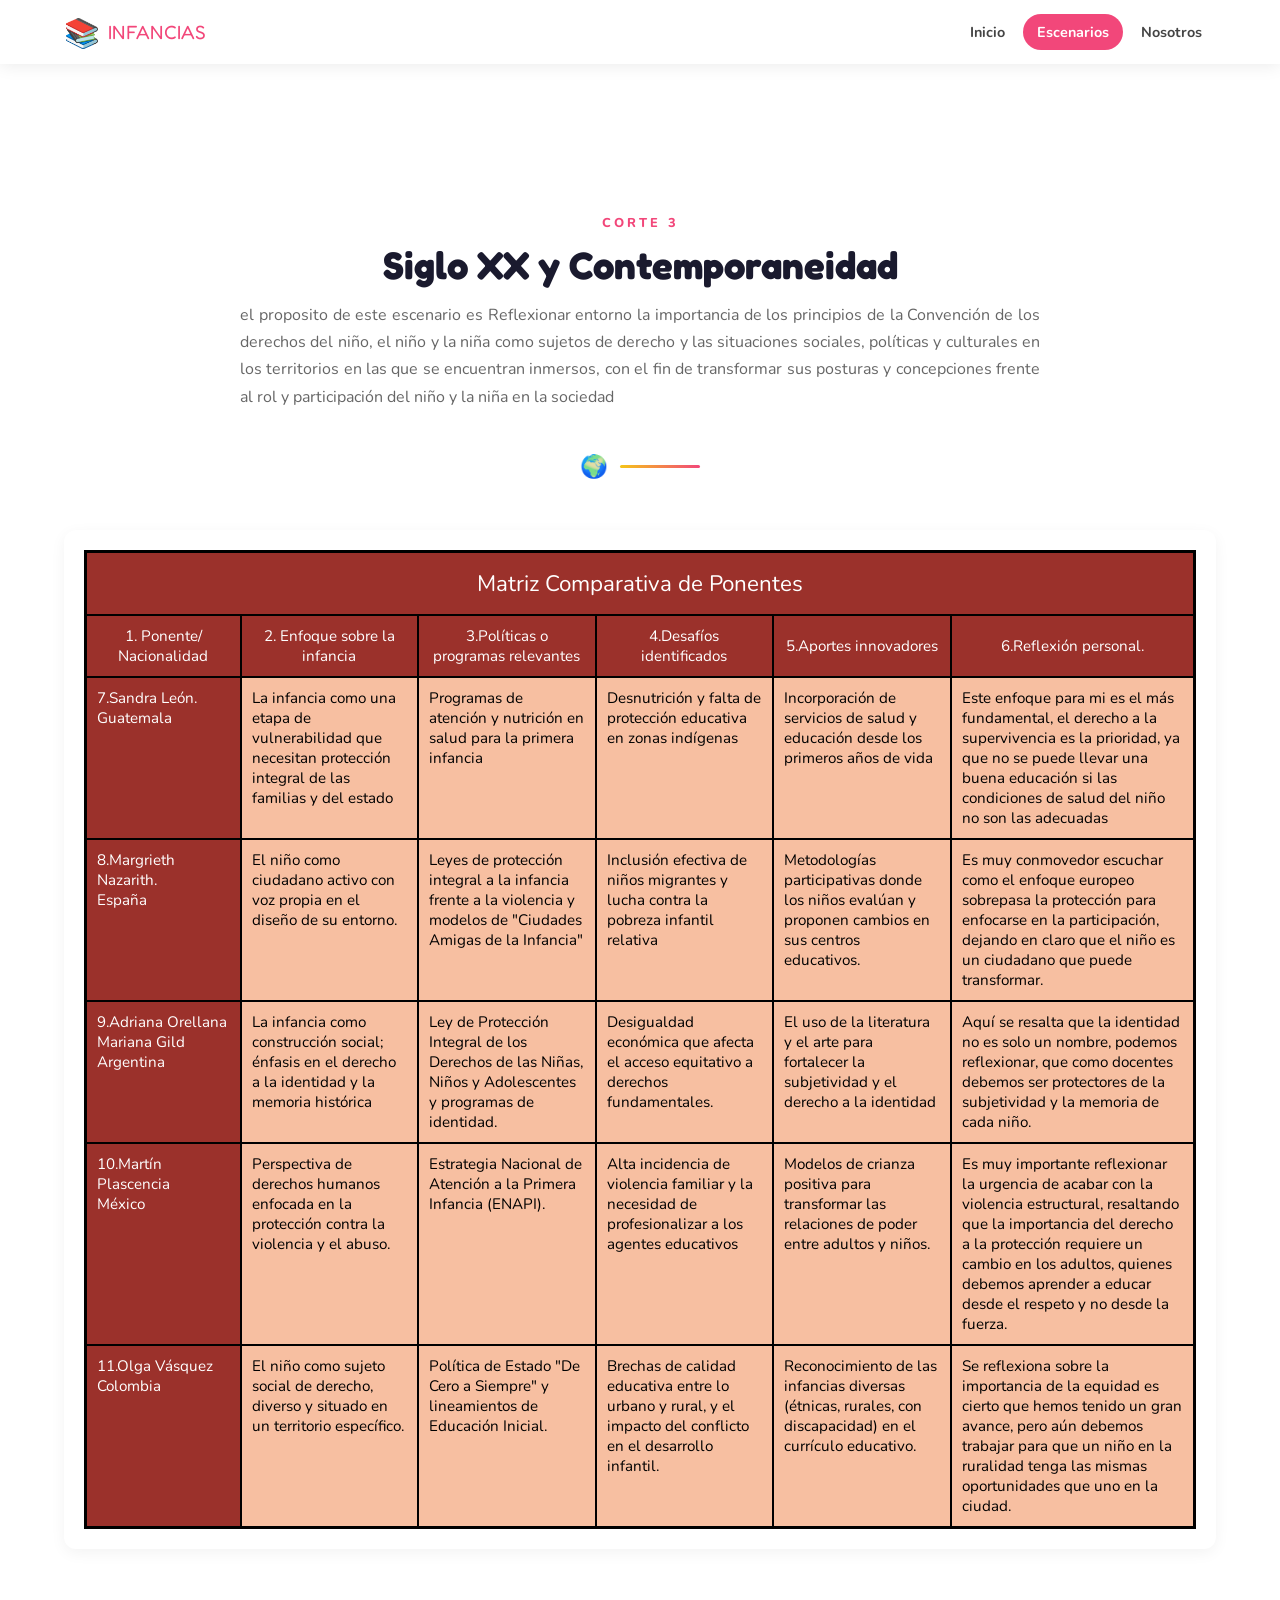
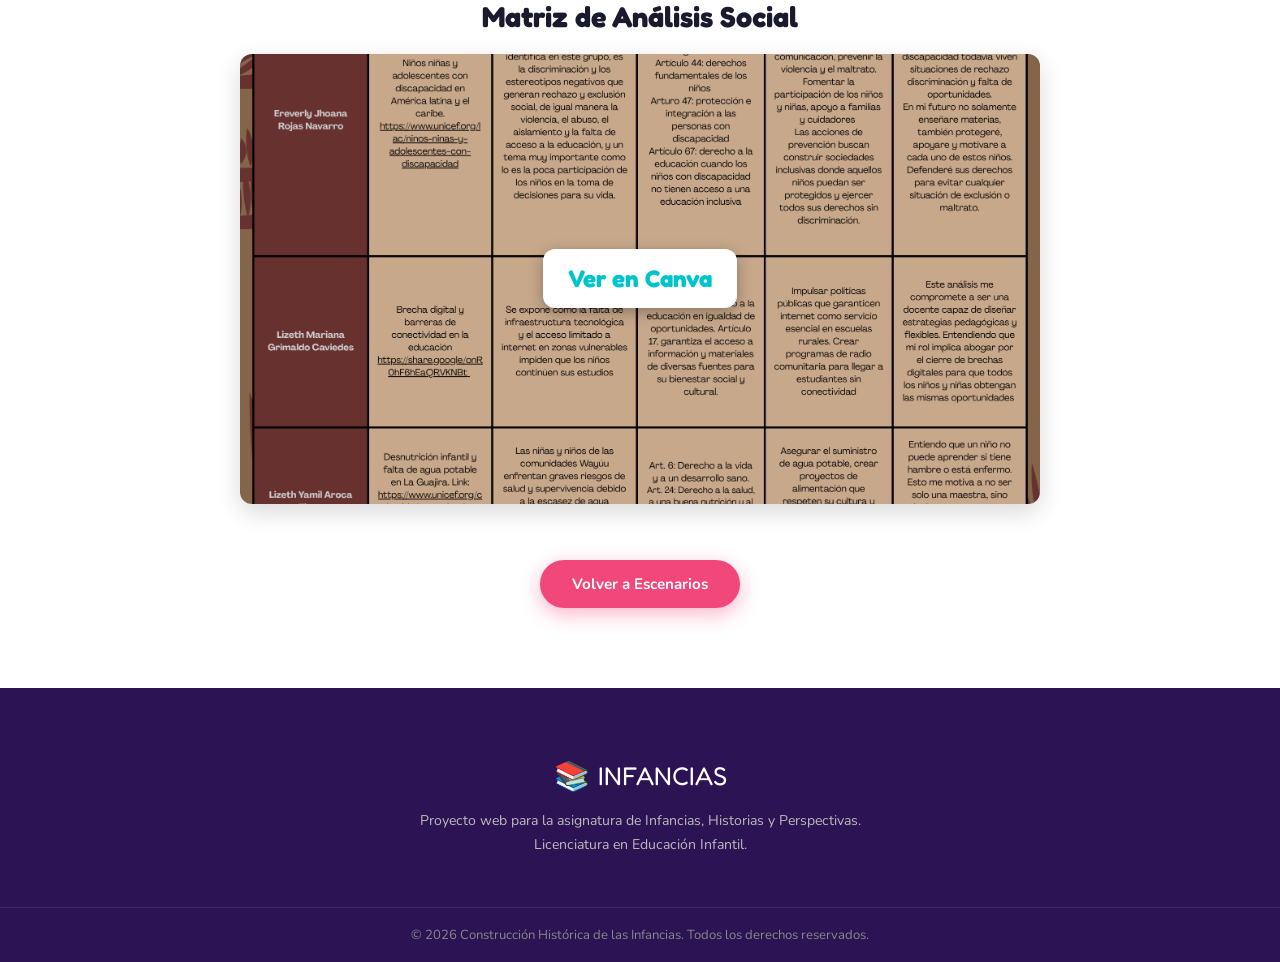
<file: escenario3.html>
<!doctype html>
<html lang="es">
  <head>
    <meta charset="UTF-8" />
    <meta name="viewport" content="width=device-width, initial-scale=1.0" />
    <title>Corte 3 - Siglo XX y Contemporaneidad</title>
    <link rel="preconnect" href="https://fonts.googleapis.com" />
    <link rel="preconnect" href="https://fonts.gstatic.com" crossorigin />
    <link
      href="https://fonts.googleapis.com/css2?family=Nunito:wght@400;600;700;800;900&family=Fredoka+One&display=swap"
      rel="stylesheet"
    />
    <link
      rel="stylesheet"
      href="https://cdnjs.cloudflare.com/ajax/libs/font-awesome/6.5.0/css/all.min.css"
    />
    <link rel="stylesheet" href="styles.css" />
  </head>
  <body>
    <!-- Navbar -->
    <header class="navbar" id="navbar">
      <div class="nav-inner container">
        <a class="logo" href="index.html">
          <span class="logo-icon">📚</span>
          <span class="logo-text" style="font-size: 1.2rem">INFANCIAS</span>
        </a>
        <nav class="nav-links" id="navLinks">
          <a href="index.html" id="nav-home">Inicio</a>
          <a href="index.html#escenarios" class="active" id="nav-escenarios"
            >Escenarios</a
          >
          <a href="nosotros.html" id="nav-about">Nosotros</a>
        </nav>
        <button class="hamburger" id="hamburger" aria-label="Menu">
          <span></span><span></span><span></span>
        </button>
      </div>
    </header>

    <!-- Content -->
    <section class="values" style="padding-top: 150px; min-height: 80vh">
      <div class="container values-inner">
        <p class="section-sub">CORTE 3</p>
        <h2 class="section-title">Siglo XX y Contemporaneidad</h2>
        <p class="section-desc" style="max-width: 800px; text-align: justify">
          el proposito de este escenario es Reflexionar entorno la importancia
          de los principios de la Convención de los derechos del niño, el niño y
          la niña como sujetos de derecho y las situaciones sociales, políticas
          y culturales en los territorios en las que se encuentran inmersos, con
          el fin de transformar sus posturas y concepciones frente al rol y
          participación del niño y la niña en la sociedad
        </p>
        <div class="divider-bee" aria-hidden="true">
          🌍 <span class="divider-line"></span>
        </div>

        <div
          style="
            margin-top: 40px;
            padding: 20px;
            background: #fff;
            border-radius: 12px;
            box-shadow: 0 4px 15px rgba(0, 0, 0, 0.05);
            overflow-x: auto;
          "
        >
          <table
            style="
              width: 100%;
              min-width: 1000px;
              border-collapse: collapse;
              border: 3px solid #000;
              font-family: &quot;Nunito&quot;, sans-serif;
            "
          >
            <thead>
              <tr>
                <th
                  colspan="6"
                  style="
                    background-color: #9b312b;
                    color: #fff;
                    padding: 15px;
                    border: 2px solid #000;
                    text-align: center;
                    font-size: 1.4rem;
                    font-weight: normal;
                  "
                >
                  Matriz Comparativa de Ponentes
                </th>
              </tr>
              <tr
                style="
                  background-color: #9b312b;
                  color: #fff;
                  font-size: 0.95rem;
                "
              >
                <th
                  style="
                    padding: 10px;
                    border: 2px solid #000;
                    width: 14%;
                    font-weight: normal;
                  "
                >
                  1. Ponente/ Nacionalidad
                </th>
                <th
                  style="
                    padding: 10px;
                    border: 2px solid #000;
                    width: 16%;
                    font-weight: normal;
                  "
                >
                  2. Enfoque sobre la infancia
                </th>
                <th
                  style="
                    padding: 10px;
                    border: 2px solid #000;
                    width: 16%;
                    font-weight: normal;
                  "
                >
                  3.Políticas o programas relevantes
                </th>
                <th
                  style="
                    padding: 10px;
                    border: 2px solid #000;
                    width: 16%;
                    font-weight: normal;
                  "
                >
                  4.Desafíos identificados
                </th>
                <th
                  style="
                    padding: 10px;
                    border: 2px solid #000;
                    width: 16%;
                    font-weight: normal;
                  "
                >
                  5.Aportes innovadores
                </th>
                <th
                  style="
                    padding: 10px;
                    border: 2px solid #000;
                    width: 22%;
                    font-weight: normal;
                  "
                >
                  6.Reflexión personal.
                </th>
              </tr>
            </thead>
            <tbody
              style="background-color: #f7bfa1; color: #000; font-size: 0.95rem"
            >
              <tr>
                <td
                  style="
                    background-color: #9b312b;
                    color: #fff;
                    padding: 10px;
                    border: 2px solid #000;
                    vertical-align: top;
                  "
                >
                  7.Sandra León.<br />Guatemala
                </td>
                <td
                  style="
                    padding: 10px;
                    border: 2px solid #000;
                    vertical-align: top;
                  "
                >
                  La infancia como una etapa de vulnerabilidad que necesitan
                  protección integral de las familias y del estado
                </td>
                <td
                  style="
                    padding: 10px;
                    border: 2px solid #000;
                    vertical-align: top;
                  "
                >
                  Programas de atención y nutrición en salud para la primera
                  infancia
                </td>
                <td
                  style="
                    padding: 10px;
                    border: 2px solid #000;
                    vertical-align: top;
                  "
                >
                  Desnutrición y falta de protección educativa en zonas
                  indígenas
                </td>
                <td
                  style="
                    padding: 10px;
                    border: 2px solid #000;
                    vertical-align: top;
                  "
                >
                  Incorporación de servicios de salud y educación desde los
                  primeros años de vida
                </td>
                <td
                  style="
                    padding: 10px;
                    border: 2px solid #000;
                    vertical-align: top;
                  "
                >
                  Este enfoque para mi es el más fundamental, el derecho a la
                  supervivencia es la prioridad, ya que no se puede llevar una
                  buena educación si las condiciones de salud del niño no son
                  las adecuadas
                </td>
              </tr>
              <tr>
                <td
                  style="
                    background-color: #9b312b;
                    color: #fff;
                    padding: 10px;
                    border: 2px solid #000;
                    vertical-align: top;
                  "
                >
                  8.Margrieth Nazarith.<br />España
                </td>
                <td
                  style="
                    padding: 10px;
                    border: 2px solid #000;
                    vertical-align: top;
                  "
                >
                  El niño como ciudadano activo con voz propia en el diseño de
                  su entorno.
                </td>
                <td
                  style="
                    padding: 10px;
                    border: 2px solid #000;
                    vertical-align: top;
                  "
                >
                  Leyes de protección integral a la infancia frente a la
                  violencia y modelos de "Ciudades Amigas de la Infancia"
                </td>
                <td
                  style="
                    padding: 10px;
                    border: 2px solid #000;
                    vertical-align: top;
                  "
                >
                  Inclusión efectiva de niños migrantes y lucha contra la
                  pobreza infantil relativa
                </td>
                <td
                  style="
                    padding: 10px;
                    border: 2px solid #000;
                    vertical-align: top;
                  "
                >
                  Metodologías participativas donde los niños evalúan y proponen
                  cambios en sus centros educativos.
                </td>
                <td
                  style="
                    padding: 10px;
                    border: 2px solid #000;
                    vertical-align: top;
                  "
                >
                  Es muy conmovedor escuchar como el enfoque europeo sobrepasa
                  la protección para enfocarse en la participación, dejando en
                  claro que el niño es un ciudadano que puede transformar.
                </td>
              </tr>
              <tr>
                <td
                  style="
                    background-color: #9b312b;
                    color: #fff;
                    padding: 10px;
                    border: 2px solid #000;
                    vertical-align: top;
                  "
                >
                  9.Adriana Orellana Mariana Gild<br />Argentina
                </td>
                <td
                  style="
                    padding: 10px;
                    border: 2px solid #000;
                    vertical-align: top;
                  "
                >
                  La infancia como construcción social; énfasis en el derecho a
                  la identidad y la memoria histórica
                </td>
                <td
                  style="
                    padding: 10px;
                    border: 2px solid #000;
                    vertical-align: top;
                  "
                >
                  Ley de Protección Integral de los Derechos de las Niñas, Niños
                  y Adolescentes y programas de identidad.
                </td>
                <td
                  style="
                    padding: 10px;
                    border: 2px solid #000;
                    vertical-align: top;
                  "
                >
                  Desigualdad económica que afecta el acceso equitativo a
                  derechos fundamentales.
                </td>
                <td
                  style="
                    padding: 10px;
                    border: 2px solid #000;
                    vertical-align: top;
                  "
                >
                  El uso de la literatura y el arte para fortalecer la
                  subjetividad y el derecho a la identidad
                </td>
                <td
                  style="
                    padding: 10px;
                    border: 2px solid #000;
                    vertical-align: top;
                  "
                >
                  Aquí se resalta que la identidad no es solo un nombre, podemos
                  reflexionar, que como docentes debemos ser protectores de la
                  subjetividad y la memoria de cada niño.
                </td>
              </tr>
              <tr>
                <td
                  style="
                    background-color: #9b312b;
                    color: #fff;
                    padding: 10px;
                    border: 2px solid #000;
                    vertical-align: top;
                  "
                >
                  10.Martín Plascencia<br />México
                </td>
                <td
                  style="
                    padding: 10px;
                    border: 2px solid #000;
                    vertical-align: top;
                  "
                >
                  Perspectiva de derechos humanos enfocada en la protección
                  contra la violencia y el abuso.
                </td>
                <td
                  style="
                    padding: 10px;
                    border: 2px solid #000;
                    vertical-align: top;
                  "
                >
                  Estrategia Nacional de Atención a la Primera Infancia (ENAPI).
                </td>
                <td
                  style="
                    padding: 10px;
                    border: 2px solid #000;
                    vertical-align: top;
                  "
                >
                  Alta incidencia de violencia familiar y la necesidad de
                  profesionalizar a los agentes educativos
                </td>
                <td
                  style="
                    padding: 10px;
                    border: 2px solid #000;
                    vertical-align: top;
                  "
                >
                  Modelos de crianza positiva para transformar las relaciones de
                  poder entre adultos y niños.
                </td>
                <td
                  style="
                    padding: 10px;
                    border: 2px solid #000;
                    vertical-align: top;
                  "
                >
                  Es muy importante reflexionar la urgencia de acabar con la
                  violencia estructural, resaltando que la importancia del
                  derecho a la protección requiere un cambio en los adultos,
                  quienes debemos aprender a educar desde el respeto y no desde
                  la fuerza.
                </td>
              </tr>
              <tr>
                <td
                  style="
                    background-color: #9b312b;
                    color: #fff;
                    padding: 10px;
                    border: 2px solid #000;
                    vertical-align: top;
                  "
                >
                  11.Olga Vásquez<br />Colombia
                </td>
                <td
                  style="
                    padding: 10px;
                    border: 2px solid #000;
                    vertical-align: top;
                  "
                >
                  El niño como sujeto social de derecho, diverso y situado en un
                  territorio específico.
                </td>
                <td
                  style="
                    padding: 10px;
                    border: 2px solid #000;
                    vertical-align: top;
                  "
                >
                  Política de Estado "De Cero a Siempre" y lineamientos de
                  Educación Inicial.
                </td>
                <td
                  style="
                    padding: 10px;
                    border: 2px solid #000;
                    vertical-align: top;
                  "
                >
                  Brechas de calidad educativa entre lo urbano y rural, y el
                  impacto del conflicto en el desarrollo infantil.
                </td>
                <td
                  style="
                    padding: 10px;
                    border: 2px solid #000;
                    vertical-align: top;
                  "
                >
                  Reconocimiento de las infancias diversas (étnicas, rurales,
                  con discapacidad) en el currículo educativo.
                </td>
                <td
                  style="
                    padding: 10px;
                    border: 2px solid #000;
                    vertical-align: top;
                  "
                >
                  Se reflexiona sobre la importancia de la equidad es cierto que
                  hemos tenido un gran avance, pero aún debemos trabajar para
                  que un niño en la ruralidad tenga las mismas oportunidades que
                  uno en la ciudad.
                </td>
              </tr>
            </tbody>
          </table>
        </div>

        <div style="margin-top: 50px; text-align: center;">
          <h3 style="margin-bottom: 20px; color: var(--dark); font-family: var(--font2); font-size: 1.8rem;">Matriz de Análisis Social</h3>
          <a href="https://canva.link/ex2b7dbjsj2e5x6" target="_blank" rel="noopener noreferrer" style="display: inline-block; position: relative; width: 100%; max-width: 800px; border-radius: 12px; overflow: hidden; box-shadow: 0 8px 25px rgba(0,0,0,0.15); transition: transform 0.3s;" onmouseover="this.style.transform='scale(1.02)'" onmouseout="this.style.transform='scale(1)'">
            <img src="imagenes/Estudiantes.png" alt="Miniatura Matriz de Análisis Social" style="width: 100%; display: block; object-fit: cover; max-height: 450px;" />
            <div style="position: absolute; top: 0; left: 0; right: 0; bottom: 0; display: flex; align-items: center; justify-content: center; background: rgba(0,0,0,0.2); transition: background 0.3s;" onmouseover="this.style.background='rgba(0,0,0,0.1)'" onmouseout="this.style.background='rgba(0,0,0,0.2)'">
              <div style="background: white; padding: 15px 25px; border-radius: 12px; box-shadow: 0 4px 15px rgba(0,0,0,0.3); display: flex; align-items: center; gap: 10px;">
                <span style="font-family: var(--font2); font-size: 1.5rem; color: #00C4CC; font-weight: bold;">Ver en Canva</span>
              </div>
            </div>
          </a>
        </div>

        <div style="margin-top: 50px; text-align: center">
          <a href="index.html#escenarios" class="btn btn-primary"
            >Volver a Escenarios</a
          >
        </div>
      </div>
    </section>

    <!-- Footer -->
    <footer class="footer">
      <div
        class="container footer-inner"
        style="grid-template-columns: 1fr; text-align: center"
      >
        <div class="footer-col" id="footer-brand" style="align-items: center">
          <a class="logo" href="index.html" style="justify-content: center">
            <span class="logo-icon">📚</span>
            <span class="logo-text">INFANCIAS</span>
          </a>
          <p>
            Proyecto web para la asignatura de Infancias, Historias y
            Perspectivas.<br />Licenciatura en Educación Infantil.
          </p>
        </div>
      </div>
      <div class="footer-bottom">
        <p>
          &copy; 2026 Construcción Histórica de las Infancias. Todos los
          derechos reservados.
        </p>
      </div>
    </footer>
    <script src="app.js"></script>
  </body>
</html>
</file>
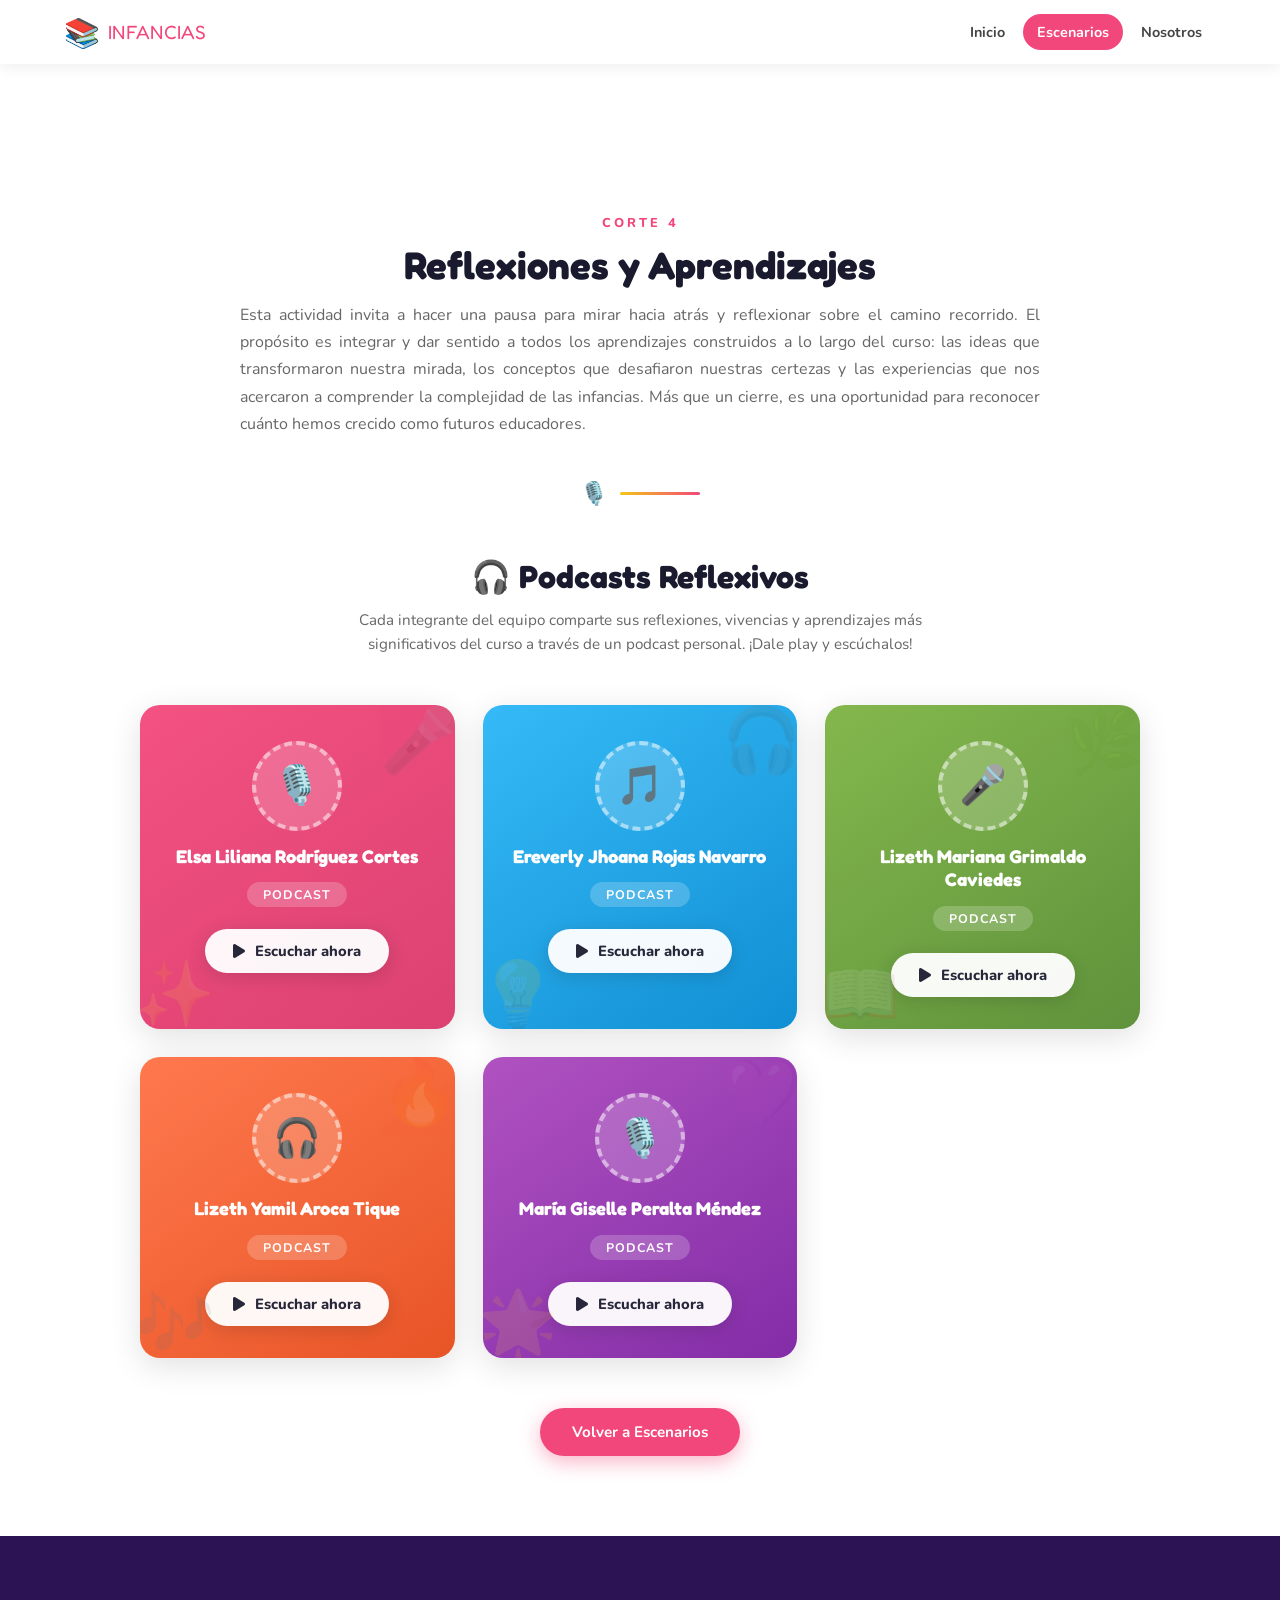
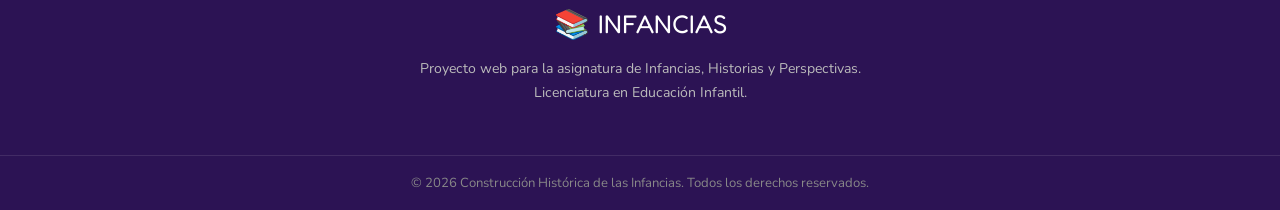
<file: escenario4.html>
<!doctype html>
<html lang="es">
  <head>
    <meta charset="UTF-8" />
    <meta name="viewport" content="width=device-width, initial-scale=1.0" />
    <title>Corte 4 - Reflexiones y Aprendizajes</title>
    <meta name="description" content="Escenario 4: Reflexiones finales sobre los aprendizajes obtenidos en el curso de Construcción Histórica de las Infancias." />
    <link rel="preconnect" href="https://fonts.googleapis.com" />
    <link rel="preconnect" href="https://fonts.gstatic.com" crossorigin />
    <link href="https://fonts.googleapis.com/css2?family=Nunito:wght@400;600;700;800;900&family=Fredoka+One&display=swap" rel="stylesheet" />
    <link rel="stylesheet" href="https://cdnjs.cloudflare.com/ajax/libs/font-awesome/6.5.0/css/all.min.css" />
    <link rel="stylesheet" href="styles.css" />
    <style>
      /* ===== Escenario 4 – Podcast Section Styles ===== */
      .podcast-section-title {
        font-family: var(--font2);
        font-size: 2rem;
        color: var(--dark);
        text-align: center;
        margin-bottom: 12px;
      }
      .podcast-section-desc {
        text-align: center;
        color: var(--gray);
        font-size: 0.95rem;
        margin-bottom: 48px;
        max-width: 600px;
        margin-left: auto;
        margin-right: auto;
        line-height: 1.6;
      }

      /* Grid */
      .podcast-grid {
        display: grid;
        grid-template-columns: repeat(auto-fit, minmax(280px, 1fr));
        gap: 28px;
        max-width: 1000px;
        margin: 0 auto;
      }

      /* Individual card */
      .podcast-card {
        position: relative;
        border-radius: 20px;
        padding: 36px 28px 32px;
        text-align: center;
        color: #fff;
        overflow: hidden;
        box-shadow: 0 8px 32px rgba(0, 0, 0, 0.12);
        transition: transform 0.35s ease, box-shadow 0.35s ease;
        display: flex;
        flex-direction: column;
        align-items: center;
        gap: 14px;
      }
      .podcast-card::before {
        content: "";
        position: absolute;
        inset: 0;
        background: rgba(255, 255, 255, 0.06);
        border-radius: 20px;
        pointer-events: none;
      }
      .podcast-card:hover {
        transform: translateY(-10px) scale(1.02);
        box-shadow: 0 20px 50px rgba(0, 0, 0, 0.22);
      }

      /* Color variants */
      .podcast-card--1 { background: linear-gradient(145deg, #f2477a, #d93568); }
      .podcast-card--2 { background: linear-gradient(145deg, #29b6f6, #0288d1); }
      .podcast-card--3 { background: linear-gradient(145deg, #7cb342, #558b2f); }
      .podcast-card--4 { background: linear-gradient(145deg, #ff7043, #e64a19); }
      .podcast-card--5 { background: linear-gradient(145deg, #ab47bc, #7b1fa2); }

      /* Avatar circle */
      .podcast-avatar {
        width: 90px;
        height: 90px;
        border-radius: 50%;
        background: rgba(255, 255, 255, 0.18);
        display: flex;
        align-items: center;
        justify-content: center;
        font-size: 2.4rem;
        border: 4px dashed rgba(255, 255, 255, 0.5);
        flex-shrink: 0;
        animation: floatBubble 5s ease-in-out infinite;
      }

      /* Name */
      .podcast-name {
        font-family: var(--font2);
        font-size: 1.15rem;
        line-height: 1.3;
        margin: 0;
      }

      /* Role tag */
      .podcast-role {
        display: inline-block;
        background: rgba(255, 255, 255, 0.2);
        padding: 4px 16px;
        border-radius: 50px;
        font-size: 0.78rem;
        font-weight: 700;
        letter-spacing: 1px;
        text-transform: uppercase;
      }

      /* Play button */
      .podcast-play {
        display: inline-flex;
        align-items: center;
        gap: 10px;
        margin-top: 8px;
        padding: 12px 28px;
        background: rgba(255, 255, 255, 0.95);
        color: var(--dark);
        border-radius: 50px;
        font-weight: 800;
        font-size: 0.92rem;
        text-decoration: none;
        transition: transform 0.3s ease, box-shadow 0.3s ease, background 0.3s ease;
        box-shadow: 0 4px 18px rgba(0, 0, 0, 0.15);
      }
      .podcast-play i {
        font-size: 1rem;
        transition: transform 0.3s ease;
      }
      .podcast-play:hover {
        transform: scale(1.06);
        box-shadow: 0 8px 28px rgba(0, 0, 0, 0.25);
        background: #fff;
      }
      .podcast-play:hover i {
        transform: scale(1.2);
      }

      /* Decorative floating elements inside cards */
      .podcast-deco {
        position: absolute;
        opacity: 0.12;
        font-size: 4rem;
        pointer-events: none;
      }
      .podcast-deco--top { top: -8px; right: -5px; }
      .podcast-deco--bottom { bottom: -10px; left: -5px; }

      /* Responsive */
      @media (max-width: 640px) {
        .podcast-grid {
          grid-template-columns: 1fr;
          max-width: 400px;
        }
        .podcast-section-title {
          font-size: 1.6rem;
        }
      }
    </style>
  </head>
  <body>
    <!-- Navbar -->
    <header class="navbar" id="navbar">
      <div class="nav-inner container">
        <a class="logo" href="index.html">
          <span class="logo-icon">📚</span>
          <span class="logo-text" style="font-size: 1.2rem;">INFANCIAS</span>
        </a>
        <nav class="nav-links" id="navLinks">
          <a href="index.html" id="nav-home">Inicio</a>
          <a href="index.html#escenarios" class="active" id="nav-escenarios">Escenarios</a>
          <a href="nosotros.html" id="nav-about">Nosotros</a>
        </nav>
        <button class="hamburger" id="hamburger" aria-label="Menu"><span></span><span></span><span></span></button>
      </div>
    </header>

    <!-- Content -->
    <section class="values" style="padding-top: 150px; min-height: 80vh;">
      <div class="container values-inner">
        <p class="section-sub">CORTE 4</p>
        <h2 class="section-title">Reflexiones y Aprendizajes</h2>
        <p class="section-desc" style="max-width: 800px; text-align: justify;">
          Esta actividad invita a hacer una pausa para mirar hacia atrás y reflexionar sobre el camino recorrido. El propósito es integrar y dar sentido a todos los aprendizajes construidos a lo largo del curso: las ideas que transformaron nuestra mirada, los conceptos que desafiaron nuestras certezas y las experiencias que nos acercaron a comprender la complejidad de las infancias. Más que un cierre, es una oportunidad para reconocer cuánto hemos crecido como futuros educadores.
        </p>
        <div class="divider-bee" aria-hidden="true">🎙️ <span class="divider-line"></span></div>

        <!-- Podcast Section -->
        <div style="margin-top: 40px;">
          <h3 class="podcast-section-title">🎧 Podcasts Reflexivos</h3>
          <p class="podcast-section-desc">
            Cada integrante del equipo comparte sus reflexiones, vivencias y aprendizajes más significativos del curso a través de un podcast personal. ¡Dale play y escúchalos!
          </p>

          <div class="podcast-grid">

            <!-- Card 1 – Elsa Liliana -->
            <div class="podcast-card podcast-card--1" id="podcast-elsa">
              <span class="podcast-deco podcast-deco--top">🎤</span>
              <span class="podcast-deco podcast-deco--bottom">✨</span>
              <div class="podcast-avatar">🎙️</div>
              <h4 class="podcast-name">Elsa Liliana Rodríguez Cortes</h4>
              <span class="podcast-role">Podcast</span>
              <a href="https://youtu.be/q1Yaax3QBTs?feature=shared" target="_blank" rel="noopener noreferrer" class="podcast-play" id="play-elsa">
                <i class="fas fa-play"></i> Escuchar ahora
              </a>
            </div>

            <!-- Card 2 – Ereverly -->
            <div class="podcast-card podcast-card--2" id="podcast-ereverly">
              <span class="podcast-deco podcast-deco--top">🎧</span>
              <span class="podcast-deco podcast-deco--bottom">💡</span>
              <div class="podcast-avatar">🎵</div>
              <h4 class="podcast-name">Ereverly Jhoana Rojas Navarro</h4>
              <span class="podcast-role">Podcast</span>
              <a href="https://youtu.be/7AVsHnWexio?si=DkmDBEgFOVY61C4g" target="_blank" rel="noopener noreferrer" class="podcast-play" id="play-ereverly">
                <i class="fas fa-play"></i> Escuchar ahora
              </a>
            </div>

            <!-- Card 3 – Lizeth Mariana -->
            <div class="podcast-card podcast-card--3" id="podcast-lizeth-m">
              <span class="podcast-deco podcast-deco--top">🌿</span>
              <span class="podcast-deco podcast-deco--bottom">📖</span>
              <div class="podcast-avatar">🎤</div>
              <h4 class="podcast-name">Lizeth Mariana Grimaldo Caviedes</h4>
              <span class="podcast-role">Podcast</span>
              <a href="https://canva.link/byhs8fne5kj9osc" target="_blank" rel="noopener noreferrer" class="podcast-play" id="play-lizeth-m">
                <i class="fas fa-play"></i> Escuchar ahora
              </a>
            </div>

            <!-- Card 4 – Lizeth Yamil -->
            <div class="podcast-card podcast-card--4" id="podcast-lizeth-y">
              <span class="podcast-deco podcast-deco--top">🔥</span>
              <span class="podcast-deco podcast-deco--bottom">🎶</span>
              <div class="podcast-avatar">🎧</div>
              <h4 class="podcast-name">Lizeth Yamil Aroca Tique</h4>
              <span class="podcast-role">Podcast</span>
              <a href="https://youtu.be/GiQjsUvl4S8" target="_blank" rel="noopener noreferrer" class="podcast-play" id="play-lizeth-y">
                <i class="fas fa-play"></i> Escuchar ahora
              </a>
            </div>

            <!-- Card 5 – María Giselle -->
            <div class="podcast-card podcast-card--5" id="podcast-maria">
              <span class="podcast-deco podcast-deco--top">💜</span>
              <span class="podcast-deco podcast-deco--bottom">🌟</span>
              <div class="podcast-avatar">🎙️</div>
              <h4 class="podcast-name">María Giselle Peralta Méndez</h4>
              <span class="podcast-role">Podcast</span>
              <a href="https://youtu.be/3n9wSJFbmDo?si=2WaC_S1vlbTRIBTi" target="_blank" rel="noopener noreferrer" class="podcast-play" id="play-maria">
                <i class="fas fa-play"></i> Escuchar ahora
              </a>
            </div>

          </div>
        </div>

        <div style="margin-top: 50px; text-align: center;">
          <a href="index.html#escenarios" class="btn btn-primary">Volver a Escenarios</a>
        </div>
      </div>
    </section>

    <!-- Footer -->
    <footer class="footer">
      <div class="container footer-inner" style="grid-template-columns: 1fr; text-align: center;">
        <div class="footer-col" id="footer-brand" style="align-items: center;">
          <a class="logo" href="index.html" style="justify-content: center;">
            <span class="logo-icon">📚</span>
            <span class="logo-text">INFANCIAS</span>
          </a>
          <p>Proyecto web para la asignatura de Infancias, Historias y Perspectivas.<br>Licenciatura en Educación Infantil.</p>
        </div>
      </div>
      <div class="footer-bottom">
        <p>&copy; 2026 Construcción Histórica de las Infancias. Todos los derechos reservados.</p>
      </div>
    </footer>
    <script src="app.js"></script>
  </body>
</html>
</file>
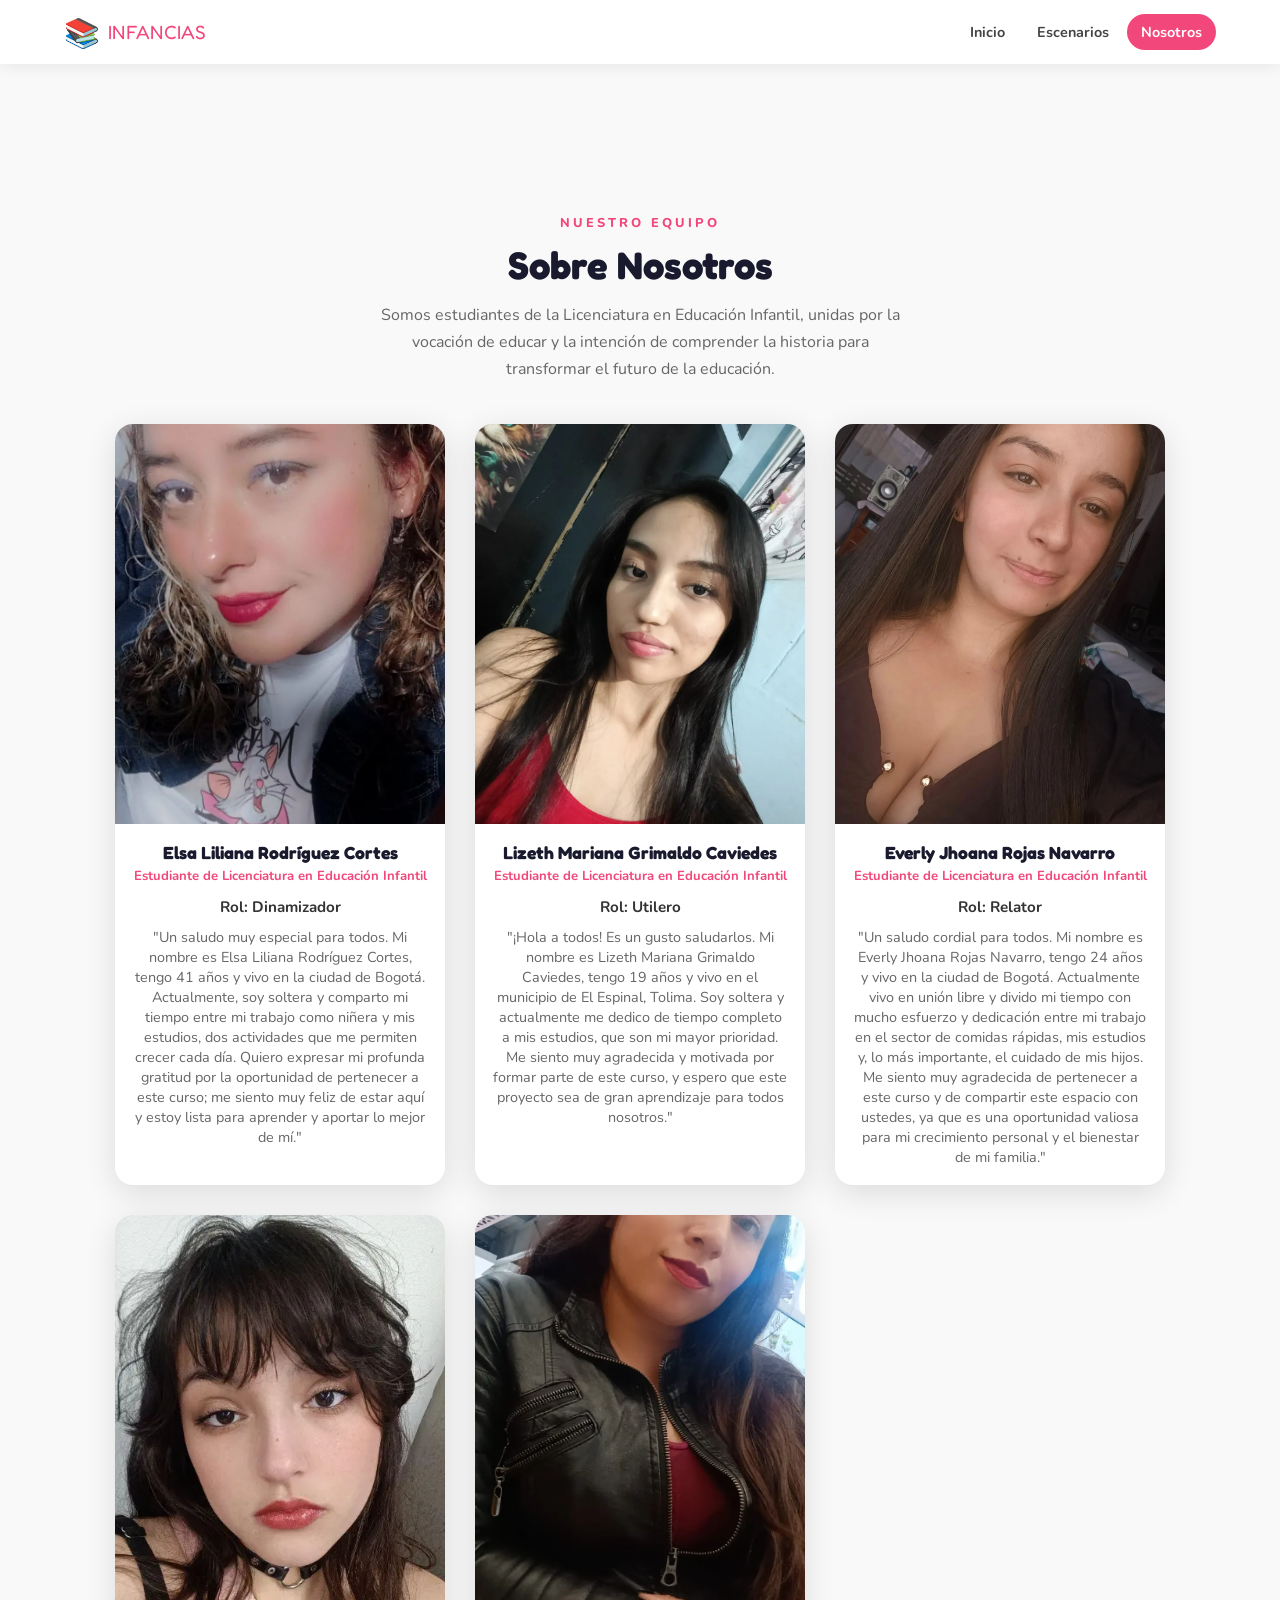
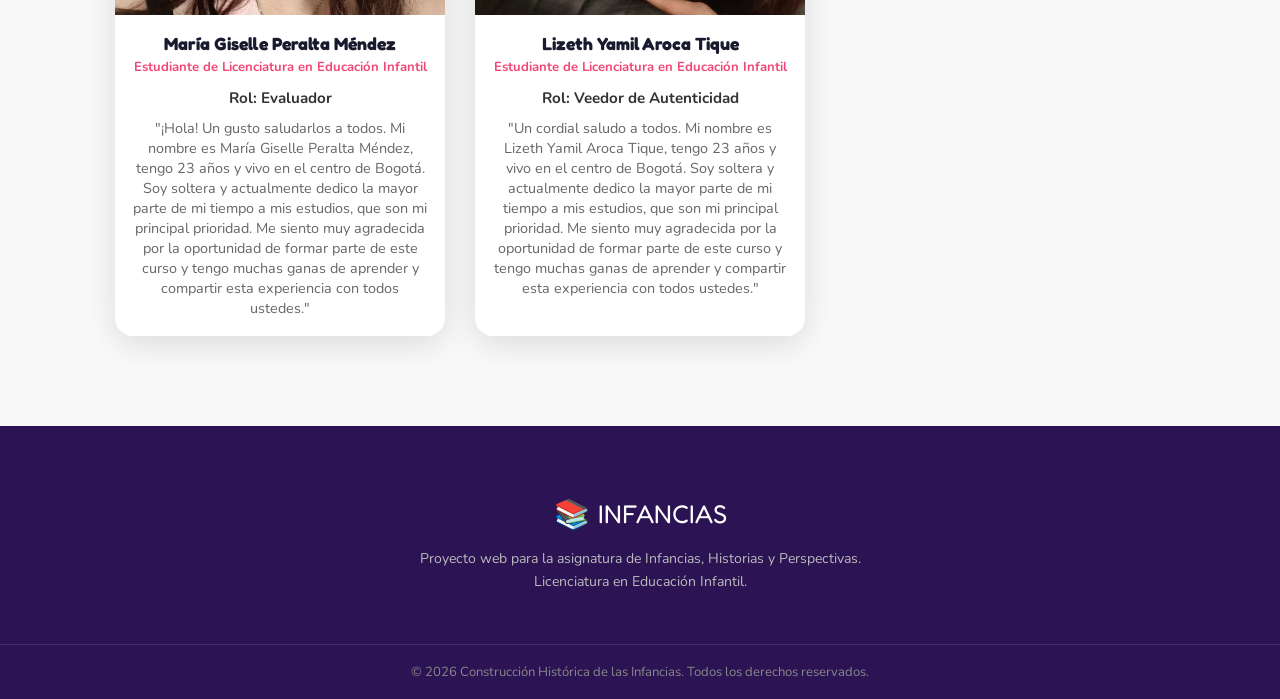
<file: nosotros.html>
<!doctype html>
<html lang="es">
  <head>
    <meta charset="UTF-8" />
    <meta name="viewport" content="width=device-width, initial-scale=1.0" />
    <title>Nosotros - Construcción Histórica de las Infancias</title>
    <!-- Fonts and icons -->
    <link rel="preconnect" href="https://fonts.googleapis.com" />
    <link rel="preconnect" href="https://fonts.gstatic.com" crossorigin />
    <link href="https://fonts.googleapis.com/css2?family=Nunito:wght@400;600;700;800;900&family=Fredoka+One&display=swap" rel="stylesheet" />
    <link rel="stylesheet" href="https://cdnjs.cloudflare.com/ajax/libs/font-awesome/6.5.0/css/all.min.css" />
    <link rel="stylesheet" href="styles.css" />
  </head>
  <body>
    <!-- ===== NAVBAR ===== -->
    <header class="navbar" id="navbar">
      <div class="nav-inner container">
        <a class="logo" href="index.html">
          <span class="logo-icon">📚</span>
          <span class="logo-text" style="font-size: 1.2rem;">INFANCIAS</span>
        </a>
        <nav class="nav-links" id="navLinks">
          <a href="index.html" id="nav-home">Inicio</a>
          <a href="index.html#escenarios" id="nav-escenarios">Escenarios</a>
          <a href="nosotros.html" class="active" id="nav-about">Nosotros</a>
          
        </nav>
        <button class="hamburger" id="hamburger" aria-label="Menu">
          <span></span><span></span><span></span>
        </button>
      </div>
      
    </header>

    <!-- ===== NOSOTROS ===== -->
    <section class="teachers-sec" id="teacher" style="padding-top: 150px; min-height: 80vh;">
      <div class="container">
        <p class="section-sub">NUESTRO EQUIPO</p>
        <h2 class="section-title">Sobre Nosotros</h2>
        <p class="section-desc">
          Somos estudiantes de la Licenciatura en Educación Infantil, unidas por la vocación de educar y la intención de comprender la historia para transformar el futuro de la educación.
        </p>
        
        <div class="teachers-grid" style="display: grid; grid-template-columns: repeat(auto-fit, minmax(300px, 1fr)); gap: 30px; justify-content: center; max-width: 1050px; margin: 0 auto;">
          <!-- Integrante 1 -->
          <div class="teacher-card">
            <img src="imagenes/int_1.webp" alt="Elsa Liliana Rodríguez Cortes" loading="lazy" />
            <div class="teacher-info">
              <h4>Elsa Liliana Rodríguez Cortes</h4>
              <span>Estudiante de Licenciatura en Educación Infantil</span>
              <p style="margin-top: 8px; font-weight: bold; color: #333; font-size: 0.95rem;">Rol: Dinamizador</p>
              <p style="margin-top: 10px; font-size: 0.9rem; color: var(--gray); text-transform:none; letter-spacing: normal;">
                "Un saludo muy especial para todos. Mi nombre es Elsa Liliana Rodríguez Cortes, tengo 41 años y vivo en la ciudad de Bogotá. Actualmente, soy soltera y comparto mi tiempo entre mi trabajo como niñera y mis estudios, dos actividades que me permiten crecer cada día. Quiero expresar mi profunda gratitud por la oportunidad de pertenecer a este curso; me siento muy feliz de estar aquí y estoy lista para aprender y aportar lo mejor de mí."
              </p>
            </div>
          </div>
          <!-- Integrante 2 -->
          <div class="teacher-card">
            <img src="imagenes/int_2.webp" alt="Lizeth Mariana Grimaldo Caviedes" loading="lazy" />
            <div class="teacher-info">
              <h4>Lizeth Mariana Grimaldo Caviedes</h4>
              <span>Estudiante de Licenciatura en Educación Infantil</span>
              <p style="margin-top: 8px; font-weight: bold; color: #333; font-size: 0.95rem;">Rol: Utilero</p>
              <p style="margin-top: 10px; font-size: 0.9rem; color: var(--gray); text-transform:none; letter-spacing: normal;">
                "¡Hola a todos! Es un gusto saludarlos. Mi nombre es Lizeth Mariana Grimaldo Caviedes, tengo 19 años y vivo en el municipio de El Espinal, Tolima. Soy soltera y actualmente me dedico de tiempo completo a mis estudios, que son mi mayor prioridad. Me siento muy agradecida y motivada por formar parte de este curso, y espero que este proyecto sea de gran aprendizaje para todos nosotros."
              </p>
            </div>
          </div>
          <!-- Integrante 3 -->
          <div class="teacher-card">
            <img src="imagenes/int_3.webp" alt="Everly Jhoana Rojas Navarro" loading="lazy" />
            <div class="teacher-info">
              <h4>Everly Jhoana Rojas Navarro</h4>
              <span>Estudiante de Licenciatura en Educación Infantil</span>
              <p style="margin-top: 8px; font-weight: bold; color: #333; font-size: 0.95rem;">Rol: Relator</p>
              <p style="margin-top: 10px; font-size: 0.9rem; color: var(--gray); text-transform:none; letter-spacing: normal;">
                "Un saludo cordial para todos. Mi nombre es Everly Jhoana Rojas Navarro, tengo 24 años y vivo en la ciudad de Bogotá. Actualmente vivo en unión libre y divido mi tiempo con mucho esfuerzo y dedicación entre mi trabajo en el sector de comidas rápidas, mis estudios y, lo más importante, el cuidado de mis hijos. Me siento muy agradecida de pertenecer a este curso y de compartir este espacio con ustedes, ya que es una oportunidad valiosa para mi crecimiento personal y el bienestar de mi familia."
              </p>
            </div>
          </div>
          <!-- Integrante 4 -->
          <div class="teacher-card">
            <img src="imagenes/int_4.webp" alt="María Giselle Peralta Méndez" loading="lazy" />
            <div class="teacher-info">
              <h4>María Giselle Peralta Méndez</h4>
              <span>Estudiante de Licenciatura en Educación Infantil</span>
              <p style="margin-top: 8px; font-weight: bold; color: #333; font-size: 0.95rem;">Rol: Evaluador</p>
              <p style="margin-top: 10px; font-size: 0.9rem; color: var(--gray); text-transform:none; letter-spacing: normal;">
                "¡Hola! Un gusto saludarlos a todos. Mi nombre es María Giselle Peralta Méndez, tengo 23 años y vivo en el centro de Bogotá. Soy soltera y actualmente dedico la mayor parte de mi tiempo a mis estudios, que son mi principal prioridad. Me siento muy agradecida por la oportunidad de formar parte de este curso y tengo muchas ganas de aprender y compartir esta experiencia con todos ustedes."
              </p>
            </div>
          </div>
          <!-- Integrante 5 -->
          <div class="teacher-card">
            <img src="imagenes/int_5.webp" alt="Lizeth Yamil Aroca Tique" loading="lazy" />
            <div class="teacher-info">
              <h4>Lizeth Yamil Aroca Tique</h4>
              <span>Estudiante de Licenciatura en Educación Infantil</span>
              <p style="margin-top: 8px; font-weight: bold; color: #333; font-size: 0.95rem;">Rol: Veedor de Autenticidad</p>
              <p style="margin-top: 10px; font-size: 0.9rem; color: var(--gray); text-transform:none; letter-spacing: normal;">
                "Un cordial saludo a todos. Mi nombre es Lizeth Yamil Aroca Tique, tengo 23 años y vivo en el centro de Bogotá. Soy soltera y actualmente dedico la mayor parte de mi tiempo a mis estudios, que son mi principal prioridad. Me siento muy agradecida por la oportunidad de formar parte de este curso y tengo muchas ganas de aprender y compartir esta experiencia con todos ustedes."
              </p>
            </div>
          </div>
        </div>
      </div>
    </section>

    <!-- ===== FOOTER ===== -->
    <footer class="footer">
      <div class="container footer-inner" style="grid-template-columns: 1fr; text-align: center;">
        <div class="footer-col" id="footer-brand" style="align-items: center;">
          <a class="logo" href="index.html" style="justify-content: center;">
            <span class="logo-icon">📚</span>
            <span class="logo-text">INFANCIAS</span>
          </a>
          <p>
            Proyecto web para la asignatura de Infancias, Historias y Perspectivas.<br>Licenciatura en Educación Infantil.
          </p>
        </div>
      </div>
      <div class="footer-bottom">
        <p>
          &copy; 2026 Construcción Histórica de las Infancias. Todos los derechos reservados.
        </p>
      </div>
    </footer>

    <!-- Scroll to top -->
    <button class="scroll-top" id="scrollTop" aria-label="Scroll to top">
      <i class="fas fa-chevron-up"></i>
    </button>

    <script src="app.js"></script>
  </body>
</html>
</file>
<file: styles.css>
/* =========================================
   KINDORI KINDERGARTEN – CSS
   ========================================= */

/* ---------- RESET & BASE ---------- */
*,
*::before,
*::after {
  box-sizing: border-box;
  margin: 0;
  padding: 0;
}

:root {
  --pink: #f2477a;
  --purple: #2c1354;
  --yellow: #f5c518;
  --red: #ef5350;
  --green: #7cb342;
  --blue: #29b6f6;
  --orange: #ff7043;
  --white: #ffffff;
  --light: #f9f9f9;
  --gray: #666;
  --dark: #1a1a2e;
  --font: "Nunito", sans-serif;
  --font2: "Fredoka One", cursive;
  --shadow: 0 8px 32px rgba(0, 0, 0, 0.12);
  --radius: 18px;
  --transition: 0.3s ease;
}

html {
  scroll-behavior: smooth;
}

body {
  font-family: var(--font);
  font-size: 16px;
  color: #444;
  background: var(--white);
  overflow-x: hidden;
}

a {
  text-decoration: none;
  color: inherit;
}
ul {
  list-style: none;
}
img {
  display: block;
  max-width: 100%;
}

.container {
  max-width: 1200px;
  margin: 0 auto;
  padding: 0 24px;
}

/* ---------- BUTTONS ---------- */
.btn {
  display: inline-block;
  padding: 14px 32px;
  border-radius: 50px;
  font-weight: 700;
  font-size: 0.95rem;
  cursor: pointer;
  transition: var(--transition);
  border: none;
}
.btn-primary {
  background: var(--pink);
  color: var(--white);
  box-shadow: 0 6px 20px rgba(242, 71, 122, 0.4);
}
.btn-primary:hover {
  background: #d93568;
  transform: translateY(-2px);
  box-shadow: 0 10px 28px rgba(242, 71, 122, 0.5);
}

/* ---------- SECTION COMMON ---------- */
.section-sub {
  color: var(--pink);
  font-size: 0.8rem;
  font-weight: 800;
  letter-spacing: 3px;
  text-align: center;
  margin-bottom: 10px;
  text-transform: uppercase;
}
.section-title {
  font-family: var(--font2);
  font-size: 2.4rem;
  color: var(--dark);
  text-align: center;
  margin-bottom: 14px;
}
.section-desc {
  max-width: 540px;
  margin: 0 auto 40px;
  text-align: center;
  color: var(--gray);
  line-height: 1.7;
}



/* =========================================
   NAVBAR
   ========================================= */
.navbar {
  background: var(--white);
  position: sticky;
  top: 0;
  z-index: 1000;
  box-shadow: 0 2px 16px rgba(0, 0, 0, 0.08);
  transition: var(--transition);
}
.navbar.scrolled {
  box-shadow: 0 4px 24px rgba(0, 0, 0, 0.15);
}
.nav-inner {
  display: flex;
  align-items: center;
  justify-content: space-between;
  padding-top: 14px;
  padding-bottom: 14px;
}
.logo {
  display: flex;
  align-items: center;
  gap: 8px;
  font-family: var(--font2);
  font-size: 1.6rem;
  color: var(--dark);
}
.logo-icon {
  font-size: 1.8rem;
}
.logo-text {
  color: var(--pink);
}
.nav-links {
  display: flex;
  align-items: center;
  gap: 4px;
}
.nav-links a {
  padding: 8px 14px;
  border-radius: 50px;
  font-weight: 700;
  font-size: 0.9rem;
  color: #444;
  transition: var(--transition);
}
.nav-links a:hover,
.nav-links a.active {
  background: var(--pink);
  color: var(--white);
}
.search-btn {
  background: var(--pink);
  color: var(--white);
  border: none;
  width: 36px;
  height: 36px;
  border-radius: 50%;
  cursor: pointer;
  font-size: 0.9rem;
  transition: var(--transition);
  margin-left: 6px;
}
.search-btn:hover {
  background: #d93568;
}
.search-bar {
  display: none;
  padding: 12px 24px;
  border-top: 1px solid #eee;
}
.search-bar.open {
  display: flex;
  gap: 8px;
}
.search-bar input {
  flex: 1;
  padding: 10px 18px;
  border: 2px solid #eee;
  border-radius: 50px;
  font-family: var(--font);
  font-size: 0.9rem;
  outline: none;
  transition: var(--transition);
}
.search-bar input:focus {
  border-color: var(--pink);
}
.search-bar button {
  background: var(--pink);
  color: #fff;
  border: none;
  border-radius: 50px;
  padding: 10px 22px;
  cursor: pointer;
  transition: var(--transition);
}
.search-bar button:hover {
  background: #d93568;
}
.hamburger {
  display: none;
  flex-direction: column;
  gap: 5px;
  background: none;
  border: none;
  cursor: pointer;
  padding: 4px;
}
.hamburger span {
  width: 26px;
  height: 3px;
  background: var(--dark);
  border-radius: 3px;
  transition: var(--transition);
}

/* =========================================
   HERO
   ========================================= */
.hero {
  min-height: 580px;
  background: linear-gradient(135deg, #fff9fb 60%, #fff0f5 100%);
  position: relative;
  overflow: hidden;
  display: flex;
  align-items: center;
}
.hero-inner {
  display: flex;
  align-items: center;
  justify-content: space-between;
  gap: 32px;
  padding-top: 60px;
  padding-bottom: 60px;
}
.hero-content {
  flex: 1;
  max-width: 500px;
}
.hero-sub {
  color: var(--pink);
  font-weight: 700;
  font-size: 0.95rem;
  margin-bottom: 12px;
  font-style: italic;
}
.hero-title {
  font-family: var(--font2);
  font-size: 3.2rem;
  color: var(--dark);
  line-height: 1.15;
  margin-bottom: 18px;
  animation: fadeUp 0.7s ease both;
}
.hero-desc {
  color: var(--gray);
  line-height: 1.7;
  margin-bottom: 30px;
  max-width: 420px;
}
/* ── Hero image – foto real ── */
.hero-image {
  flex: 1;
  display: flex;
  justify-content: center;
  align-items: center;
  position: relative;
  min-height: 440px;
}

.hero-img-wrapper {
  position: relative;
  width: 440px;
  height: 440px;
  display: flex;
  align-items: center;
  justify-content: center;
  animation: floatBubble 5s ease-in-out infinite;
}

/* Blobs de fondo */
.blob-deco {
  position: absolute;
  border-radius: 50%;
  z-index: 0;
}
.blob-1 {
  width: 400px; height: 400px;
  background: linear-gradient(135deg, #fce4ec 0%, #f8bbd0 100%);
  border-radius: 62% 38% 46% 54% / 60% 44% 56% 40%;
  top: 18px; left: 18px;
}
.blob-2 {
  width: 360px; height: 360px;
  background: linear-gradient(135deg, #e3f2fd 0%, #bbdefb 100%);
  border-radius: 40% 60% 55% 45% / 48% 56% 44% 52%;
  top: 38px; left: 38px;
}

/* Foto principal con forma orgánica */
.hero-photo {
  position: relative;
  z-index: 2;
  width: 350px;
  height: 350px;
  object-fit: cover;
  object-position: center top;
  border-radius: 62% 38% 46% 54% / 60% 44% 56% 40%;
  box-shadow:
    0 24px 60px rgba(0,0,0,.20),
    0 0 0 8px rgba(255,255,255,.75);
  transition: transform .4s ease;
}
.hero-img-wrapper:hover .hero-photo {
  transform: scale(1.04);
}

/* Badges flotantes */
.hero-badge {
  position: absolute;
  z-index: 4;
  pointer-events: none;
  filter: drop-shadow(0 4px 8px rgba(0,0,0,.2));
}
.badge-rainbow {
  bottom: 28px; right: -12px;
  font-size: 2.8rem;
  animation: floatDeco 3s ease-in-out infinite alternate;
}
.badge-star {
  top: 8px; left: -8px;
  font-size: 2.2rem;
  animation: floatDeco 2.5s ease-in-out 0.4s infinite alternate;
}
.badge-cloud {
  top: 28px; right: 8px;
  font-size: 2rem;
  animation: floatDeco 3.5s ease-in-out 0.8s infinite alternate;
}

/* Stat bubble */
.hero-stat {
  position: absolute;
  bottom: -4px; left: -12px;
  z-index: 5;
  background: var(--white);
  border-radius: 18px;
  padding: 12px 20px;
  text-align: center;
  box-shadow: 0 8px 28px rgba(0,0,0,.14);
  border: 3px solid #fce4ec;
  animation: floatBubble 4s ease-in-out 1s infinite;
}
.stat-num {
  display: block;
  font-family: var(--font2);
  font-size: 1.6rem;
  color: var(--pink);
  line-height: 1;
}
.stat-label {
  display: block;
  font-size: .72rem;
  font-weight: 700;
  color: var(--gray);
  text-transform: uppercase;
  letter-spacing: 1px;
  margin-top: 2px;
}

/* Floating decorations (section-level) */
.hero-deco {
  position: absolute;
  pointer-events: none;
  animation: floatDeco 3s ease-in-out infinite alternate;
}
.star  { top: 18%; left: 2%;   font-size: 2.5rem; animation-delay: 0.4s; }
.leaf  { bottom: 12%; left: 3%; font-size: 2rem;   animation-delay: 1s;   }
.cloud1 { top: 12%; right: 10%; font-size: 3rem;   animation-delay: 0.2s; }
.cloud2 { top: 30%; right: 3%;  font-size: 2rem;   animation-delay: 0.8s; }

/* =========================================
   CORE VALUES
   ========================================= */
.values {
  padding: 90px 0 80px;
}
.divider-bee {
  display: flex;
  align-items: center;
  gap: 12px;
  justify-content: center;
  font-size: 1.4rem;
  margin-bottom: 48px;
}
.divider-line {
  display: inline-block;
  width: 80px;
  height: 3px;
  background: linear-gradient(90deg, var(--yellow), var(--pink));
  border-radius: 3px;
}
.cards-grid {
  display: grid;
  grid-template-columns: repeat(4, 1fr);
  gap: 24px;
}
.card {
  border-radius: var(--radius);
  padding: 32px 22px 28px;
  text-align: center;
  color: #fff;
  transition: var(--transition);
  position: relative;
  overflow: hidden;
  box-shadow: var(--shadow);
}
.card::before {
  content: "";
  position: absolute;
  inset: 0;
  background: rgba(255, 255, 255, 0.08);
  border-radius: var(--radius);
}
.card:hover {
  transform: translateY(-8px);
  box-shadow: 0 16px 48px rgba(0, 0, 0, 0.2);
}
.card-red {
  background: linear-gradient(145deg, #ef5350, #e53935);
}
.card-yellow {
  background: linear-gradient(145deg, #f5c518, #f9a825);
}
.card-green {
  background: linear-gradient(145deg, #7cb342, #558b2f);
}
.card-blue {
  background: linear-gradient(145deg, #29b6f6, #0288d1);
}
.card-img-wrap {
  width: 110px;
  height: 110px;
  border-radius: 50%;
  overflow: hidden;
  border: 5px dashed rgba(255, 255, 255, 0.7);
  margin: 0 auto 20px;
  box-shadow: 0 4px 16px rgba(0, 0, 0, 0.15);
}
.card-img-wrap img {
  width: 100%;
  height: 100%;
  object-fit: cover;
}
.card h3 {
  font-family: var(--font2);
  font-size: 1.2rem;
  margin-bottom: 10px;
}
.card p {
  font-size: 0.86rem;
  line-height: 1.6;
  opacity: 0.92;
}

/* =========================================
   ENROLLMENT CTA
   ========================================= */
.enroll-cta {
  background: #fff;
  padding: 36px 0;
  border-top: 1px solid #f0e6ef;
  border-bottom: 1px solid #f0e6ef;
}
.enroll-inner {
  display: flex;
  align-items: center;
  justify-content: space-between;
  gap: 24px;
  flex-wrap: wrap;
}
.enroll-question {
  font-size: 1.3rem;
  font-weight: 800;
  color: var(--dark);
  margin-bottom: 6px;
}
.enroll-desc {
  color: var(--gray);
  font-size: 0.9rem;
}
.pink {
  color: var(--pink);
}

/* =========================================
   GUIDING SECTION
   ========================================= */
.guiding {
  padding: 90px 0;
  background: #fafafa;
}
.guiding-inner {
  display: flex;
  align-items: center;
  gap: 60px;
  flex-wrap: wrap;
}
.guiding-image {
  flex: 1;
  min-width: 280px;
  position: relative;
}
.guiding-image img {
  width: 100%;
  border-radius: 24px;
  box-shadow: var(--shadow);
}
.guiding-badge {
  position: absolute;
  bottom: -18px;
  right: -18px;
  width: 72px;
  height: 72px;
  background: var(--pink);
  border-radius: 50%;
  display: flex;
  align-items: center;
  justify-content: center;
  color: #fff;
  font-size: 1.8rem;
  box-shadow: 0 8px 24px rgba(242, 71, 122, 0.4);
  animation: hearthBeat 1.4s ease-in-out infinite;
}
.guiding-content {
  flex: 1;
  min-width: 280px;
}
.guiding-title {
  font-family: var(--font2);
  font-size: 2.2rem;
  color: var(--pink);
  line-height: 1.25;
  margin-bottom: 18px;
}
.guiding-title .dark {
  color: var(--dark);
}
.guiding-content p {
  color: var(--gray);
  line-height: 1.7;
  margin-bottom: 22px;
}
.guiding-list {
  margin-bottom: 28px;
}
.guiding-list li {
  display: flex;
  align-items: center;
  gap: 10px;
  color: #444;
  font-size: 0.95rem;
  margin-bottom: 10px;
  font-weight: 600;
}
.guiding-list li i {
  color: var(--green);
  font-size: 1rem;
}

/* =========================================
   CLASSES SECTION
   ========================================= */
.classes-sec {
  padding: 90px 0;
  background: var(--white);
}
.classes-grid {
  display: grid;
  grid-template-columns: repeat(3, 1fr);
  gap: 26px;
}
.class-card {
  background: var(--white);
  border-radius: var(--radius);
  padding: 32px 24px;
  text-align: center;
  box-shadow: 0 4px 24px rgba(0, 0, 0, 0.07);
  transition: var(--transition);
  border: 2px solid transparent;
}
.class-card:hover {
  border-color: var(--pink);
  transform: translateY(-6px);
  box-shadow: 0 12px 36px rgba(242, 71, 122, 0.15);
}
.class-icon {
  width: 72px;
  height: 72px;
  border-radius: 20px;
  display: flex;
  align-items: center;
  justify-content: center;
  font-size: 2rem;
  margin: 0 auto 18px;
}
.class-card h3 {
  font-family: var(--font2);
  font-size: 1.2rem;
  color: var(--dark);
  margin-bottom: 10px;
}
.class-card p {
  color: var(--gray);
  font-size: 0.88rem;
  line-height: 1.6;
  margin-bottom: 14px;
}
.class-age {
  display: inline-block;
  background: #fce4ec;
  color: var(--pink);
  font-size: 0.78rem;
  font-weight: 700;
  padding: 4px 14px;
  border-radius: 50px;
}

/* =========================================
   TEACHERS SECTION
   ========================================= */
.teachers-sec {
  padding: 90px 0;
  background: var(--light);
}
.teachers-grid {
  display: grid;
  grid-template-columns: repeat(4, 1fr);
  gap: 24px;
}
.teacher-card {
  background: var(--white);
  border-radius: var(--radius);
  overflow: hidden;
  box-shadow: var(--shadow);
  transition: var(--transition);
}
.teacher-card:hover {
  transform: translateY(-8px);
}
.teacher-card img {
  width: 100%;
  height: 400px;
  object-fit: cover;
}
.teacher-info {
  padding: 18px;
  text-align: center;
}
.teacher-info h4 {
  font-family: var(--font2);
  font-size: 1.1rem;
  color: var(--dark);
  margin-bottom: 4px;
}
.teacher-info span {
  font-size: 0.82rem;
  color: var(--pink);
  font-weight: 700;
  display: block;
  margin-bottom: 12px;
}
.teacher-social {
  display: flex;
  gap: 8px;
  justify-content: center;
}
.teacher-social a {
  width: 30px;
  height: 30px;
  border-radius: 50%;
  background: var(--purple);
  color: #fff;
  display: flex;
  align-items: center;
  justify-content: center;
  font-size: 0.75rem;
  transition: var(--transition);
}
.teacher-social a:hover {
  background: var(--pink);
  transform: scale(1.1);
}

/* =========================================
   BLOG SECTION
   ========================================= */
.blog-sec {
  padding: 90px 0;
  background: var(--white);
}
.blog-grid {
  display: grid;
  grid-template-columns: repeat(3, 1fr);
  gap: 28px;
}
.blog-card {
  border-radius: var(--radius);
  overflow: hidden;
  box-shadow: 0 6px 28px rgba(0, 0, 0, 0.09);
  background: var(--white);
  transition: var(--transition);
}
.blog-card:hover {
  transform: translateY(-6px);
  box-shadow: 0 14px 40px rgba(0, 0, 0, 0.15);
}
.blog-img {
  position: relative;
  overflow: hidden;
  height: 210px;
}
.blog-img img {
  width: 100%;
  height: 100%;
  object-fit: cover;
  transition: transform 0.4s ease;
}
.blog-card:hover .blog-img img {
  transform: scale(1.06);
}
.blog-cat {
  position: absolute;
  top: 14px;
  left: 14px;
  background: var(--pink);
  color: #fff;
  font-size: 0.75rem;
  font-weight: 700;
  padding: 4px 14px;
  border-radius: 50px;
}
.blog-body {
  padding: 22px;
}
.blog-meta {
  display: flex;
  gap: 16px;
  color: #999;
  font-size: 0.8rem;
  margin-bottom: 12px;
}
.blog-meta span {
  display: flex;
  align-items: center;
  gap: 5px;
}
.blog-body h3 {
  font-family: var(--font2);
  font-size: 1.1rem;
  color: var(--dark);
  margin-bottom: 10px;
  line-height: 1.35;
}
.blog-body p {
  color: var(--gray);
  font-size: 0.87rem;
  line-height: 1.65;
  margin-bottom: 16px;
}
.read-more {
  color: var(--pink);
  font-weight: 700;
  font-size: 0.88rem;
  display: inline-flex;
  align-items: center;
  gap: 6px;
  transition: var(--transition);
}
.read-more:hover {
  gap: 10px;
  color: #d93568;
}

/* =========================================
   FOOTER
   ========================================= */
.footer {
  background: var(--purple);
  color: #ccc;
  padding: 70px 0 0;
}
.footer-inner {
  display: grid;
  grid-template-columns: 2fr 1fr 1fr 1.5fr;
  gap: 40px;
  padding-bottom: 50px;
}
.footer-col .logo {
  margin-bottom: 16px;
}
.footer-col .logo-text {
  color: #fff;
}
.footer-col p {
  font-size: 0.88rem;
  line-height: 1.7;
  color: #bbb;
}
.footer-social {
  display: flex;
  gap: 10px;
  margin-top: 18px;
}
.footer-social a {
  width: 34px;
  height: 34px;
  border-radius: 50%;
  background: rgba(255, 255, 255, 0.1);
  color: #fff;
  display: flex;
  align-items: center;
  justify-content: center;
  font-size: 0.8rem;
  transition: var(--transition);
}
.footer-social a:hover {
  background: var(--pink);
  transform: scale(1.1);
}
.footer-col h4 {
  font-family: var(--font2);
  font-size: 1.15rem;
  color: #fff;
  margin-bottom: 20px;
  position: relative;
  padding-bottom: 10px;
}
.footer-col h4::after {
  content: "";
  position: absolute;
  bottom: 0;
  left: 0;
  width: 36px;
  height: 3px;
  background: var(--pink);
  border-radius: 3px;
}
.footer-col ul li {
  margin-bottom: 10px;
}
.footer-col ul li a {
  color: #bbb;
  font-size: 0.88rem;
  transition: var(--transition);
}
.footer-col ul li a:hover {
  color: var(--pink);
  padding-left: 4px;
}
.contact-list li {
  display: flex;
  align-items: flex-start;
  gap: 10px;
  font-size: 0.87rem;
  color: #bbb;
  margin-bottom: 12px;
}
.contact-list li i {
  color: var(--pink);
  margin-top: 2px;
  min-width: 14px;
}
.footer-bottom {
  border-top: 1px solid rgba(255, 255, 255, 0.1);
  text-align: center;
  padding: 18px 24px;
  font-size: 0.82rem;
  color: #888;
}

/* =========================================
   SCROLL TO TOP
   ========================================= */
.scroll-top {
  position: fixed;
  bottom: 28px;
  right: 28px;
  width: 46px;
  height: 46px;
  background: var(--pink);
  color: #fff;
  border: none;
  border-radius: 50%;
  font-size: 1rem;
  cursor: pointer;
  display: none;
  align-items: center;
  justify-content: center;
  box-shadow: 0 6px 20px rgba(242, 71, 122, 0.45);
  transition: var(--transition);
  z-index: 9999;
}
.scroll-top.visible {
  display: flex;
}
.scroll-top:hover {
  transform: translateY(-4px);
  background: #d93568;
}

/* =========================================
   ANIMATIONS
   ========================================= */
@keyframes fadeUp {
  from {
    opacity: 0;
    transform: translateY(30px);
  }
  to {
    opacity: 1;
    transform: translateY(0);
  }
}
@keyframes floatDeco {
  from {
    transform: translateY(0) rotate(0deg);
  }
  to {
    transform: translateY(-14px) rotate(8deg);
  }
}
@keyframes floatBubble {
  0%,
  100% {
    transform: translateY(0);
  }
  50% {
    transform: translateY(-12px);
  }
}
@keyframes planeFly {
  from {
    transform: translateX(0) rotate(-5deg);
  }
  to {
    transform: translateX(12px) rotate(5deg);
  }
}
@keyframes hearthBeat {
  0%,
  100% {
    transform: scale(1);
  }
  50% {
    transform: scale(1.1);
  }
}

/* Reveal on scroll */
.reveal {
  opacity: 0;
  transform: translateY(40px);
  transition:
    opacity 0.7s ease,
    transform 0.7s ease;
}
.reveal.visible {
  opacity: 1;
  transform: translateY(0);
}

/* =========================================
   RESPONSIVE
   ========================================= */
@media (max-width: 1024px) {
  .cards-grid {
    grid-template-columns: repeat(2, 1fr);
  }
  .teachers-grid {
    grid-template-columns: repeat(2, 1fr);
  }
  .classes-grid {
    grid-template-columns: repeat(2, 1fr);
  }
  .footer-inner {
    grid-template-columns: 1fr 1fr;
  }
}

@media (max-width: 768px) {

  .nav-links {
    display: none;
    flex-direction: column;
    position: absolute;
    top: 100%;
    left: 0;
    right: 0;
    background: #fff;
    padding: 20px;
    box-shadow: 0 8px 24px rgba(0, 0, 0, 0.1);
    z-index: 1000;
    border-top: 2px solid #fce4ec;
  }
  .nav-links.open {
    display: flex;
  }
  .hamburger {
    display: flex;
  }
  .hero-inner {
    flex-direction: column;
    text-align: center;
    padding-top: 40px;
  }
  .hero-title {
    font-size: 2.2rem;
  }
  .hero-image {
    display: none;
  }
  .cards-grid {
    grid-template-columns: 1fr 1fr;
  }
  .classes-grid {
    grid-template-columns: 1fr 1fr;
  }
  .blog-grid {
    grid-template-columns: 1fr;
  }
  .teachers-grid {
    grid-template-columns: 1fr 1fr;
  }
  .footer-inner {
    grid-template-columns: 1fr;
  }
  .guiding-inner {
    flex-direction: column;
  }
  .section-title {
    font-size: 1.9rem;
  }
  .enroll-inner {
    flex-direction: column;
    text-align: center;
  }
}

@media (max-width: 480px) {
  .cards-grid {
    grid-template-columns: 1fr;
  }
  .classes-grid {
    grid-template-columns: 1fr;
  }
  .teachers-grid {
    grid-template-columns: 1fr;
  }
  .hero-title {
    font-size: 1.9rem;
  }
}
</file>
